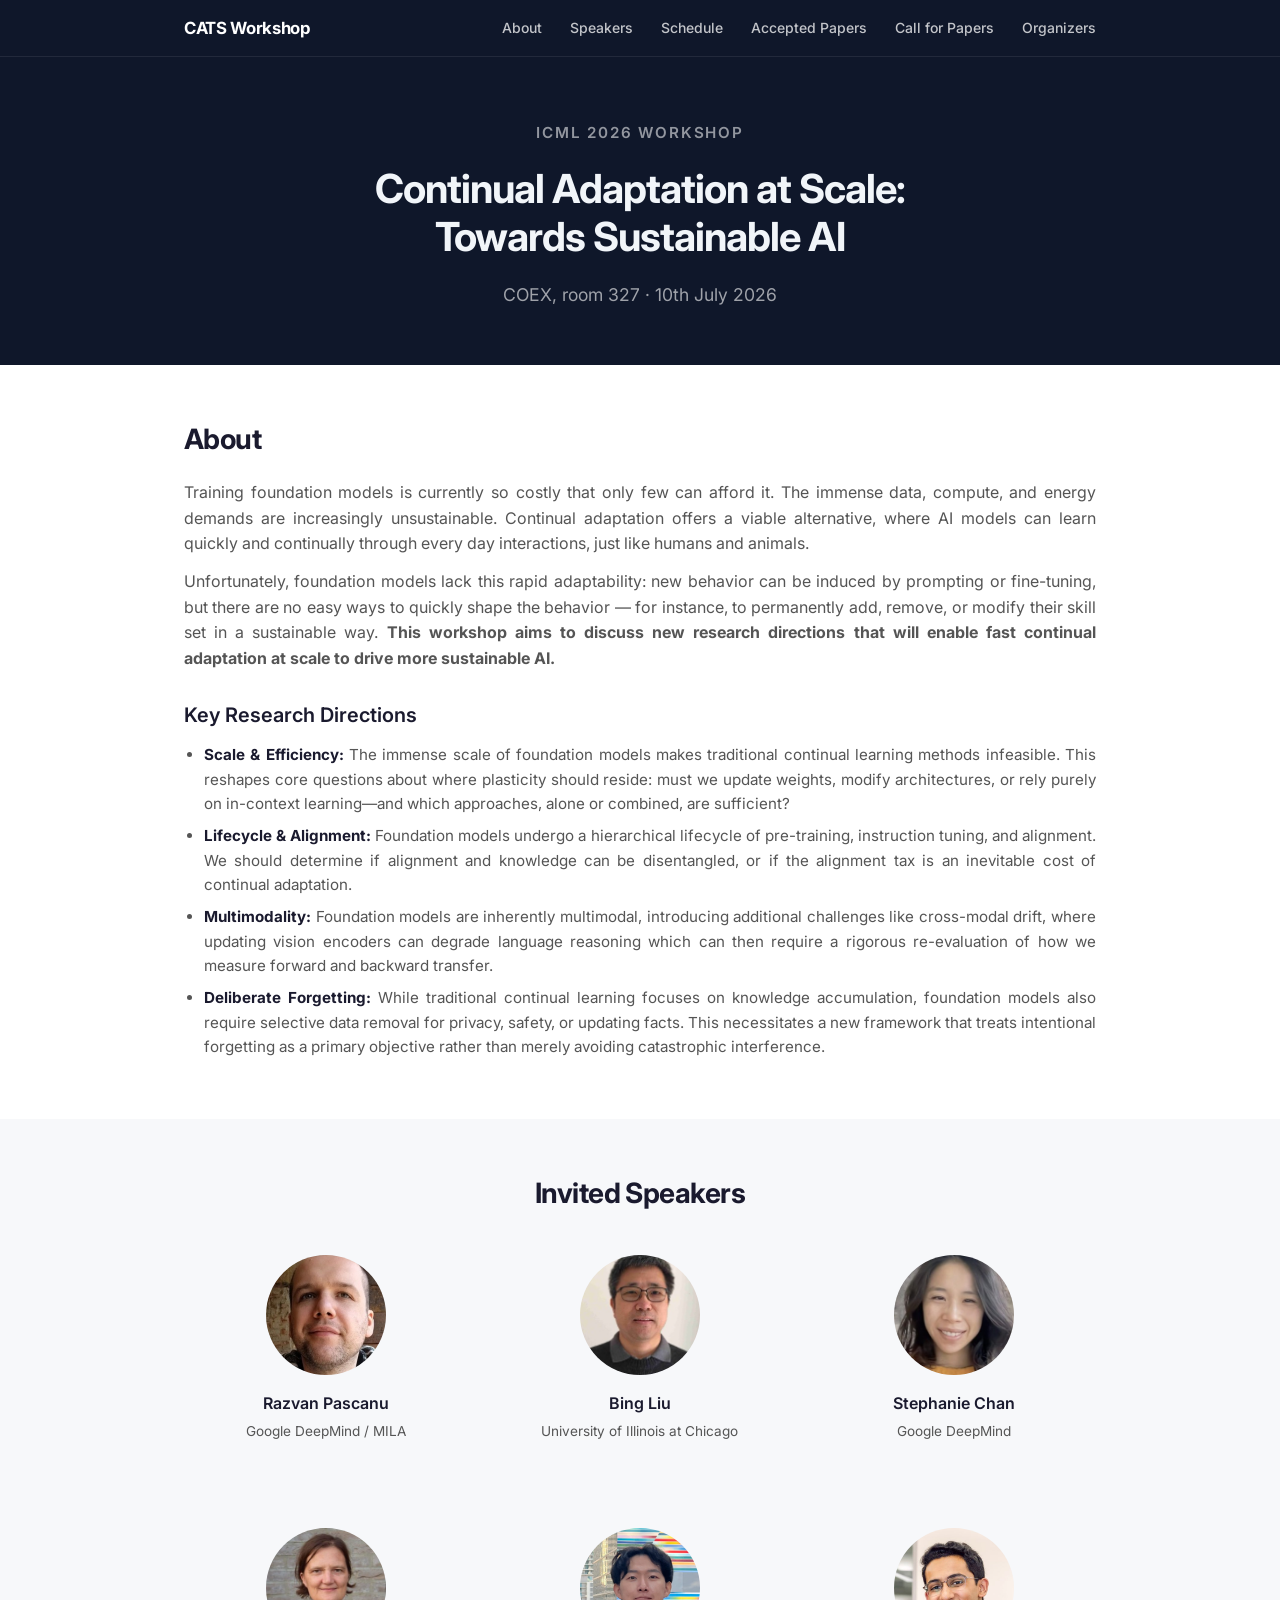
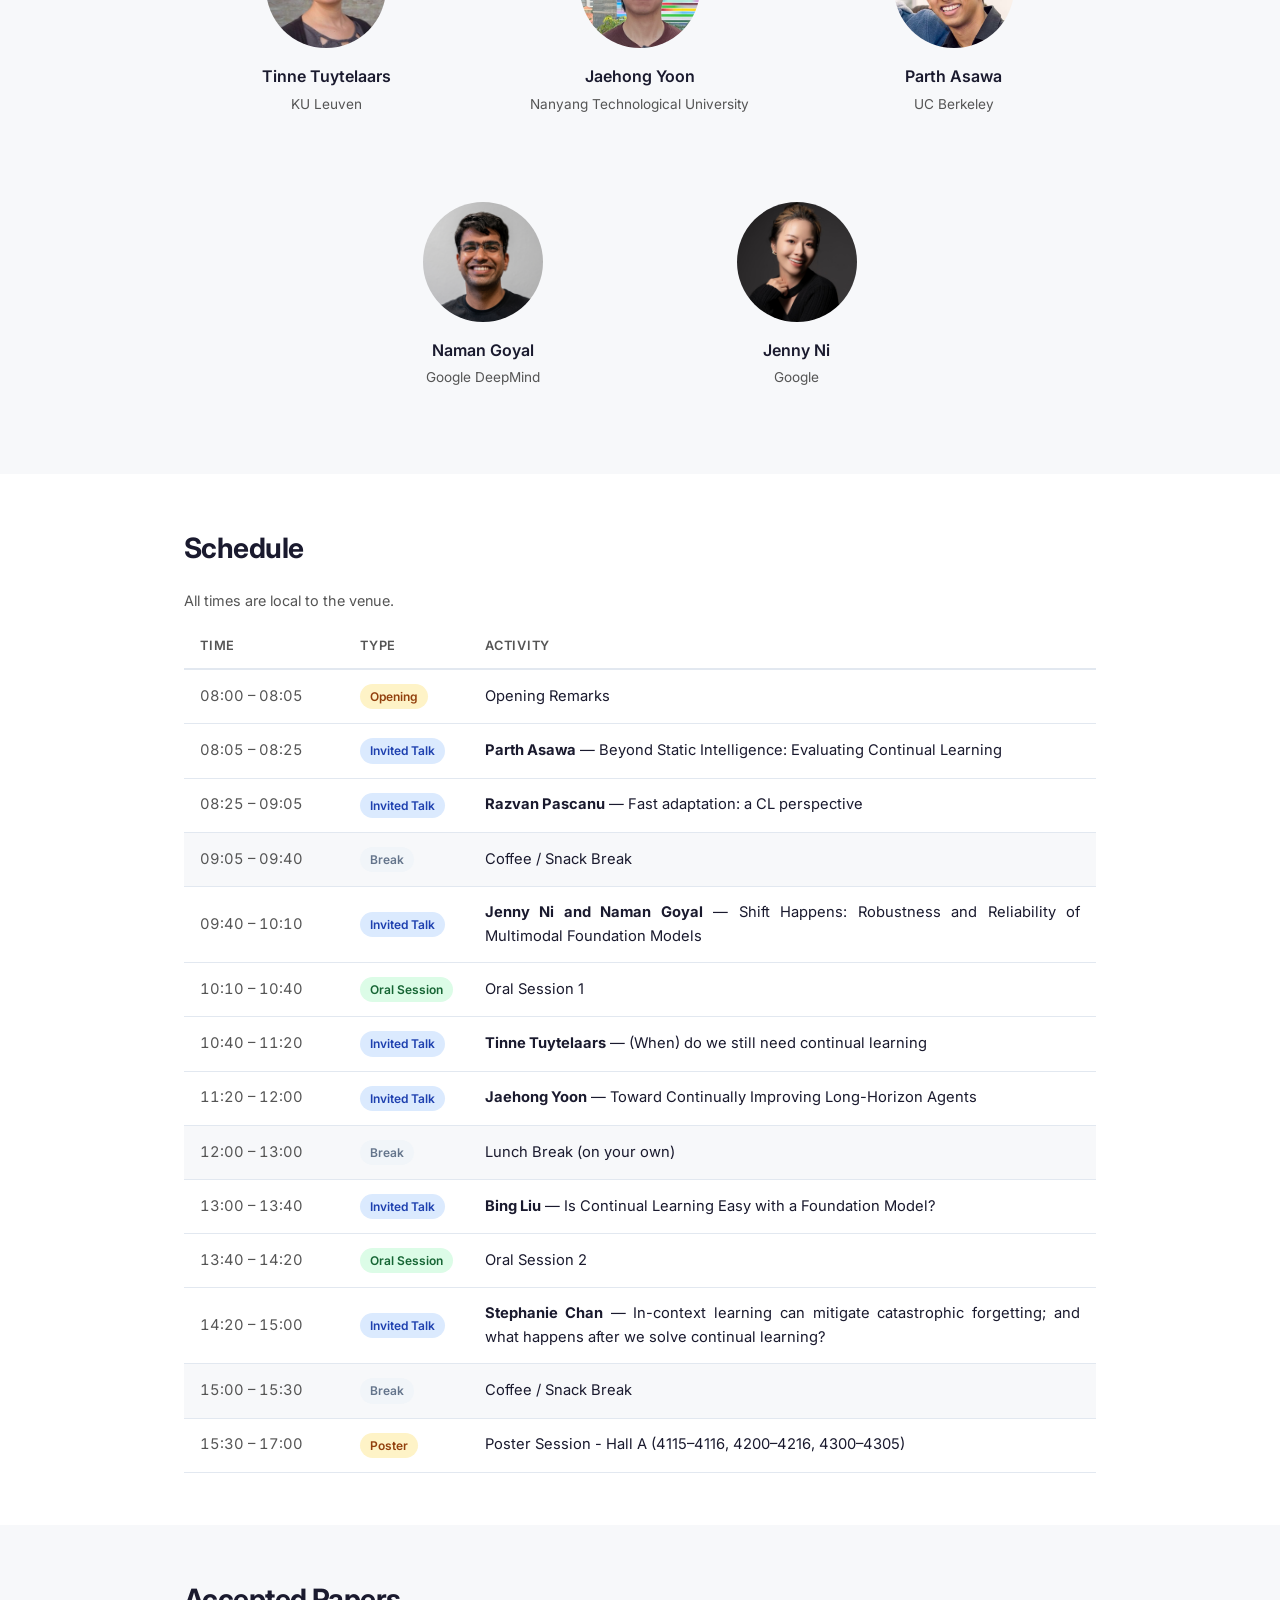
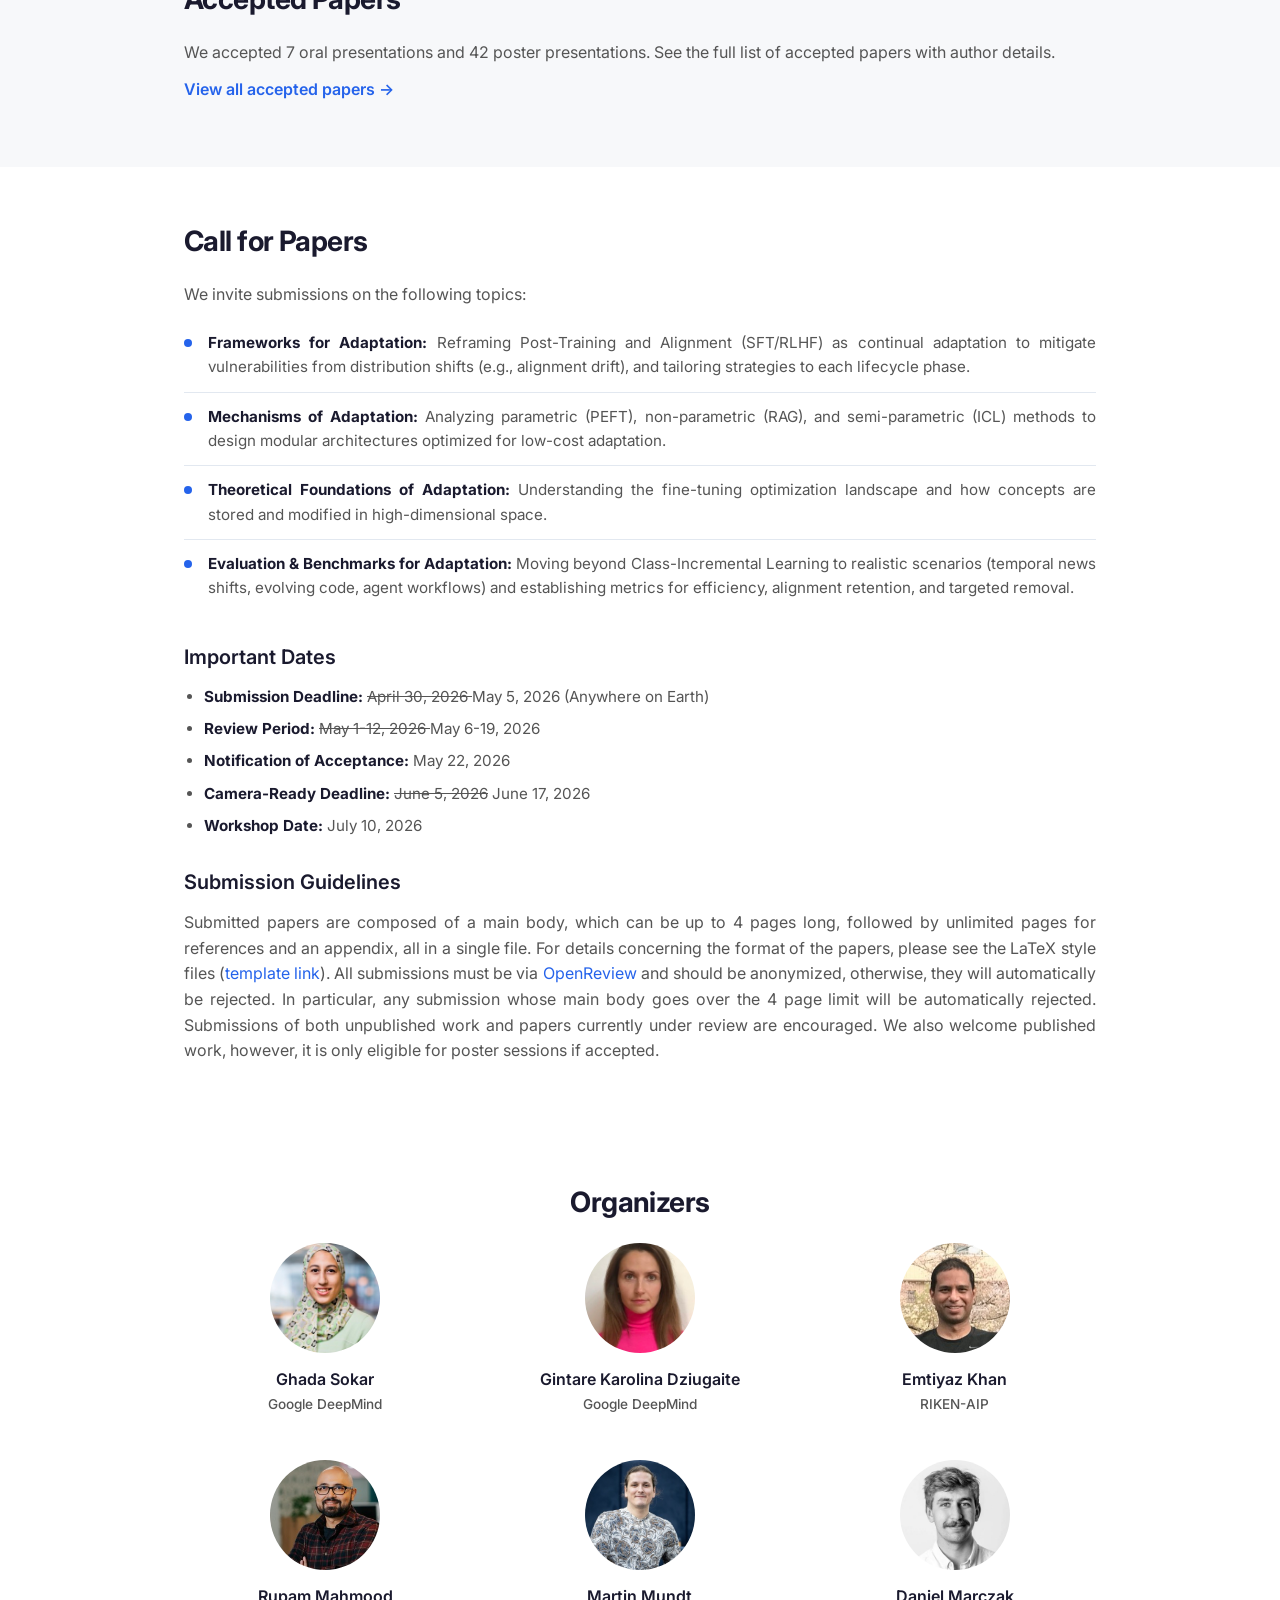
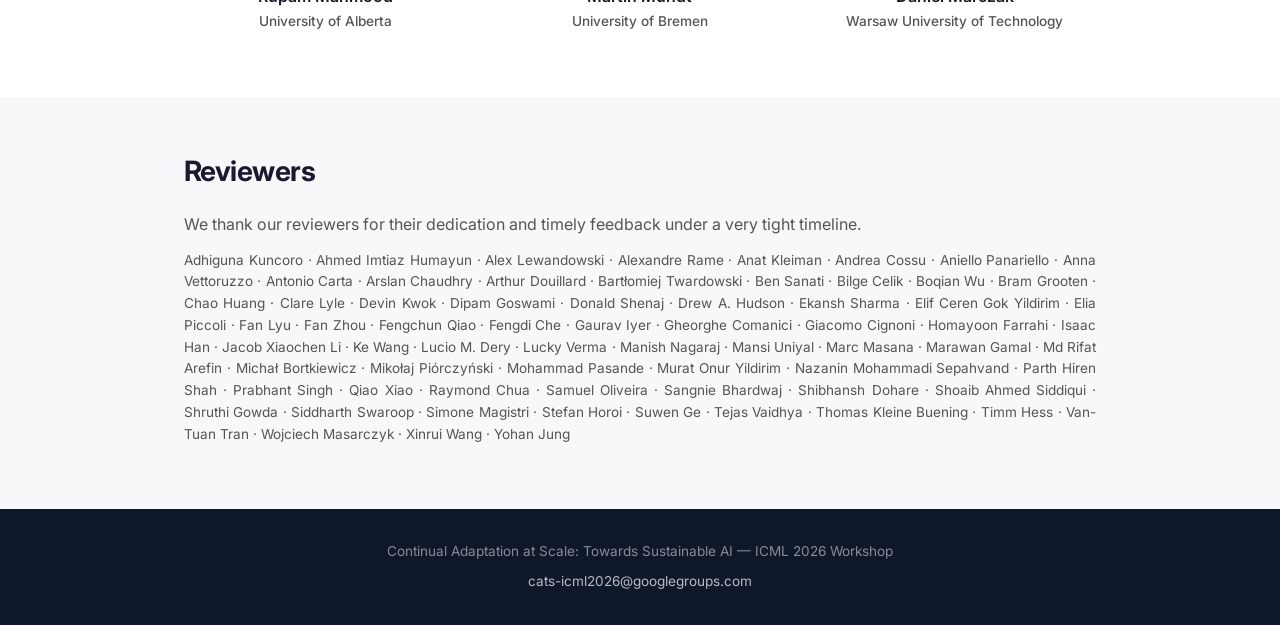
<file: index.html>
<!DOCTYPE html>
<html lang="en">
<head>
    <meta charset="UTF-8">
    <meta name="viewport" content="width=device-width, initial-scale=1.0">
    <title>Continual Adaptation at Scale — ICML 2026 Workshop</title>
    <link rel="preconnect" href="https://fonts.googleapis.com">
    <link rel="preconnect" href="https://fonts.gstatic.com" crossorigin>
    <link href="https://fonts.googleapis.com/css2?family=Inter:wght@400;500;600;700&display=swap" rel="stylesheet">
    <link rel="stylesheet" href="style.css">
</head>
<body>

<!-- Navigation -->
<nav id="navbar">
    <div class="nav-container">
        <a href="#" class="nav-logo">CATS Workshop</a>
        <button class="nav-toggle" aria-label="Toggle navigation" onclick="document.querySelector('.nav-links').classList.toggle('open')">&#9776;</button>
        <ul class="nav-links">
            <li><a href="#about">About</a></li>
            <li><a href="#speakers">Speakers</a></li>
            <li><a href="#schedule">Schedule</a></li>
            <li><a href="#accepted-papers">Accepted Papers</a></li>
            <li><a href="#call-for-papers">Call for Papers</a></li>
            <li><a href="#organizers">Organizers</a></li>
        </ul>
    </div>
</nav>

<!-- Hero -->
<header class="hero">
    <div class="container">
        <p class="hero-venue">ICML 2026 Workshop</p>
        <h1>Continual Adaptation at Scale:<br>Towards Sustainable AI</h1>
        <p class="hero-details">COEX, room 327 &middot; 10th July 2026 </p>
    </div>
</header>

<!-- About -->
<section id="about" class="section">
    <div class="container">
        <h2>About</h2>
        <p>
            Training foundation models is currently so costly that only few can afford it.
            The immense data, compute, and energy demands are increasingly unsustainable.
            Continual adaptation offers a viable alternative, where AI models can learn quickly
            and continually through every day interactions, just like humans and animals.
        </p>
        <p>
            Unfortunately, foundation models lack this rapid adaptability: new behavior can be induced by
            prompting or fine-tuning, but there are no easy ways to quickly shape the behavior
            &mdash; for instance, to permanently add, remove, or modify their skill set in a
            sustainable way. <strong>This workshop aims to discuss new research directions that
            will enable fast continual adaptation at scale to drive more sustainable AI.</strong>
        </p>

        <h3>Key Research Directions</h3>
        <ul class="simple-list">
            <li><strong>Scale &amp; Efficiency:</strong> The immense scale of foundation models makes traditional continual learning methods infeasible. This reshapes core questions about where plasticity should reside: must we update weights, modify architectures, or rely purely on in-context learning&mdash;and which approaches, alone or combined, are sufficient?</li>
            <li><strong>Lifecycle &amp; Alignment:</strong> Foundation models undergo a hierarchical lifecycle of pre-training, instruction tuning, and alignment. We should determine if alignment and knowledge can be disentangled, or if the alignment tax is an inevitable cost of continual adaptation.</li>
            <li><strong>Multimodality:</strong> Foundation models are inherently multimodal, introducing additional challenges like cross-modal drift, where updating vision encoders can degrade language reasoning which can then require a rigorous re-evaluation of how we measure forward and backward transfer.</li>
            <li><strong>Deliberate Forgetting:</strong> While traditional continual learning focuses on knowledge accumulation, foundation models also require selective data removal for privacy, safety, or updating facts. This necessitates a new framework that treats intentional forgetting as a primary objective rather than merely avoiding catastrophic interference.</li>
        </ul>
    </div>
</section>

<!-- Speakers -->
<section id="speakers" class="section section-alt">
    <div class="container">
        <h2 class="section-title-center">Invited Speakers</h2>
        <div class="speakers-grid">
            <div class="speaker-card" onclick="toggleSpeakerDetails(this)">
                <img class="speaker-photo" src="images/razvan_pascanu.jpg" alt="Razvan Pascanu">
                <h4>Razvan Pascanu</h4>
                <p class="speaker-affiliation">Google DeepMind / MILA</p>

                <div class="speaker-details">
                    <p class="speaker-bio">Razvan Pascanu has been a research scientist at Google DeepMind since 2014. Before this, he completed his PhD at Universite de Montr&eacute;al with prof. Yoshua Bengio, where he worked on understanding deep networks, specifically recurrent neural architectures. During his career he has made significant contributions to theory of deep networks, optimization, recurrent architectures as well as deep reinforcement learning, continual learning, meta-learning and graph neural networks. He has been Program Chair for the Neural Information Processing Systems (NeurIPS) conference and currently acts as General Chair, as well as a Program Chair for the Conference on Life-long Learning Agents (CoLLAs) and the Learning on Graphs Conference (LoG). He has organized various workshops on topics such as continual learning at top-tier conferences. He is also one of the main organizers of the Eastern European Machine Learning Summer School (EEML) and EEML workshop series, as well as an organizer of the Romanian AI Days.</p>
                </div>
            </div>
            <div class="speaker-card" onclick="toggleSpeakerDetails(this)">
                <img class="speaker-photo" src="images/bing_liu.jpg" alt="Bing Liu">
                <h4>Bing Liu</h4>
                <p class="speaker-affiliation">University of Illinois at Chicago</p>

                <div class="speaker-details">
                    <p class="speaker-bio">Bing Liu is a Distinguished Professor and Peter L. and Deborah K. Wexler Professor of Computing at the University of Illinois Chicago (UIC). He earned his Ph.D. in Artificial Intelligence from the University of Edinburgh. His current research interests include continual or lifelong learning, autonomous learning from experience, learning to reason, machine learning, and natural language processing. He is the author of several books on these topics and has also received multiple Test-of-Time awards for his papers. Liu is the 2018 recipient of the ACM SIGKDD Innovation Award and a Fellow of AAAI, ACM, and IEEE.</p>
                </div>
            </div>
            <div class="speaker-card" onclick="toggleSpeakerDetails(this)">
                <img class="speaker-photo" src="images/stephanie_chan.jpg" alt="Stephanie Chan">
                <h4>Stephanie Chan</h4>
                <p class="speaker-affiliation">Google DeepMind</p>

                <div class="speaker-details">
                    <p class="speaker-bio">Stephanie Chan is a Staff Research Scientist at Google Deepmind. She received her PhD in computational neuroscience from Princeton University, and an SB in physics and an SB in brain &amp; cognitive sciences, both from MIT. Her research covers a few broad areas. One set of work aims for a scientific understanding of modern AI models, especially in-context learning. She also works on developing AI systems for human enrichment and human empowerment. This has included work in AI for education, and AI to improve the information ecosystem. Now, her primary work revolves around understanding AI's future impacts on society.</p>
                </div>
            </div>
            <div class="speaker-card" onclick="toggleSpeakerDetails(this)">
                <img class="speaker-photo" src="images/tinne_tuytelaars.jpg" alt="Tinne Tuytelaars" style="object-position: center 15%;">
                <h4>Tinne Tuytelaars</h4>
                <p class="speaker-affiliation">KU Leuven</p>

                <div class="speaker-details">
                    <p class="speaker-bio">Tinne Tuytelaars is a full professor at KU Leuven and a leading researcher in computer vision and artificial intelligence. Her research focuses on image and video understanding, multimodal AI, and continual learning. She is passionate about building AI systems that can learn continuously and adapt to new situations, as well as moving towards genuine image and video understanding. Alongside her research, she enjoys sharing her knowledge and plays an active international leadership role in the AI community through major computer vision conferences and organizations. She received two ERC grants, the Koenderink test of time award, and various other prizes.</p>
                </div>
            </div>
            <div class="speaker-card" onclick="toggleSpeakerDetails(this)">
                <img class="speaker-photo" src="images/jaehong_yoon.png" alt="Jaehong Yoon">
                <h4>Jaehong Yoon</h4>
                <p class="speaker-affiliation">Nanyang Technological University</p>

                <div class="speaker-details">
                    <p class="speaker-bio">Dr. Jaehong Yoon is an Assistant Professor at Nanyang Technological University (NTU), Singapore. Prior to joining NTU, he was a postdoctoral research associate at UNC-Chapel Hill, working with Prof. Mohit Bansal. He received his Ph.D. at KAIST, advised by Prof. Sung Ju Hwang. His research focuses on building AI systems that reliably operate and continuously learn in complex real-world environments. Dr. Yoon has received several honors, including the AAAI New Faculty Highlights (2026), the NSCC Young Investigator Seed Project Award (2026), the CoLLAs Early-Career Spotlight (2025), and the Google PaliGemma Academic Program Award (2024). He will serve as the DEI Chair for CoLLAs 2026 and has served as an Area Chair for multiple venues, including NeurIPS 2025;2026, ACL 2026, NAACL 2025, and EMNLP 2024; 2025.</p>
                </div>
            </div>
            <div class="speaker-card" onclick="toggleSpeakerDetails(this)">
                <img class="speaker-photo" src="images/parth_asawa.jpg" alt="Parth Asawa">
                <h4>Parth Asawa</h4>
                <p class="speaker-affiliation">UC Berkeley</p>

                <div class="speaker-details">
                    <p class="speaker-bio">Parth Asawa is a PhD student at UC Berkeley advised by Professor Matei Zaharia and Professor Joey Gonzalez. Parth's research is on continual learning, studying how to enable models to stably learn from streams of experiences over time. His work focuses on sample-efficient learning and spans the stack of data, learning algorithms, and evaluation. He is grateful to be supported by the Laude Institute via their Open Research Residency.</p>
                </div>
            </div>
            <div class="speaker-card" onclick="toggleSpeakerDetails(this)">
                <img class="speaker-photo" src="images/naman_goyal.jpeg" alt="Naman Goyal">
                <h4>Naman Goyal</h4>
                <p class="speaker-affiliation">Google DeepMind</p>

                <div class="speaker-details">
                    <p class="speaker-bio">Naman is a machine learning researcher and engineer at Google DeepMind, where he focuses on pushing the frontiers of large language model alignment and autonomous agent capabilities. Naman served as a Founding Engineer for Gemini Deep Research pioneering the long-horizon planning and context management systems that power complex, multi-step AI reasoning. He is also a co-author of the foundational Gemini 2.5 technical report. Previously he worked on multimodal foundation models at NVIDIA and vision-language systems at Apple. He holds a Masters in Computer Science from Columbia University and a Bachelors in Computer Science from IIT Ropar.</p>
                </div>
            </div>
            <div class="speaker-card" onclick="toggleSpeakerDetails(this)">
                <img class="speaker-photo" src="images/jenny_ni.jpg" alt="Jenny Ni" style="object-position: center 15%;">
                <h4>Jenny Ni</h4>
                <p class="speaker-affiliation">Google</p>

                <div class="speaker-details">
                    <p class="speaker-bio">Jenny is a Senior AI Security and Trust &amp; Safety Professional at Google, specializing in the development and deployment of secure, large-scale machine learning systems. With a deep expertise in multimodal AI safety, Jenny focuses on mitigating risks and building robust safeguards for complex AI models. Prior to her current role at Google, she drove key Trust &amp; Safety initiatives at Apple. She brings a wealth of industry experience in scaling responsible AI systems from research into global consumer products.</p>
                </div>
            </div>
        </div>
    </div>
</section>

<!-- Schedule -->
<section id="schedule" class="section">
    <div class="container">
        <h2>Schedule</h2>
        <p class="section-note">All times are local to the venue.</p>
        <div class="schedule-table-wrapper">
            <table class="schedule-table">
                <thead>
                    <tr>
                        <th>Time</th>
                        <th>Type</th>
                        <th>Activity</th>
                    </tr>
                </thead>
                <tbody>
                    <tr>
                        <td>08:00 &ndash; 08:05</td>
                        <td><span class="badge badge-misc">Opening</span></td>
                        <td>Opening Remarks</td>
                    </tr>
                    <tr class="schedule-talk" onclick="toggleAbstract(this)">
                        <td>08:05 &ndash; 08:25</td>
                        <td><span class="badge badge-invited">Invited Talk</span></td>
                        <td>
                            <strong>Parth Asawa</strong> &mdash; Beyond Static Intelligence: Evaluating Continual Learning
                            <div class="schedule-abstract">Continual learning, the ability of AI systems to improve through sequential experience, has attracted substantial interest, but no high-quality benchmark exists to evaluate it. We introduce Continual Learning Bench (CL-Bench), the first difficult, expert-validated benchmark designed to measure whether LLM-based systems genuinely improve with experience. CL-Bench spans six diverse domains (software engineering, signal processing, disease outbreak forecasting, database querying, strategic game-playing, and demand forecasting), each validated by domain experts and designed so that tasks share a learnable latent structure (codebase layout, disease outbreak dynamics, opponent strategies) that a stateful system can discover online but a stateless one cannot. We evaluate frontier models across several agent architectures, from naive in-context learning (ICL) to dedicated memory systems, introducing a gain metric to isolate learning from prior capabilities. We find that these systems leave headroom for improved continual learning: agents frequently overfit to immediate observations or fail to reuse knowledge across instances, and dedicated memory systems do not fix this---in fact, naive ICL outperforms systems dedicated to memory management. CL-Bench is the first benchmark to evaluate continual learning across diverse real-world domains with expert-validated tasks and isolate online learning from underlying model capability, showing a need for better continual learning systems.</div>
                        </td>
                    </tr>
                    <tr class="schedule-talk" onclick="toggleAbstract(this)">
                        <td>08:25 &ndash; 09:05</td>
                        <td><span class="badge badge-invited">Invited Talk</span></td>
                        <td>
                            <strong>Razvan Pascanu</strong> &mdash; Fast adaptation: a CL perspective
                            <div class="schedule-abstract">In this talk I will focus on the theme of the workshop &ndash; fast adaptation &ndash; and discuss a few challenges and perspectives, looking at the problem from a Continual Learning (CL) and Learning Dynamics point of view. I will start by framing the concept of fast adaptation in the context of CL and specifically talk about the role of catastrophic forgetting (CF). While catastrophic forgetting seems to be at odds with adaptation, I will argue that there is a sense in which solving catastrophic forgetting should be necessary to improve learning efficiency. Specifically I will focus on interference as a mechanism that slows down learning for modern deep learning. In the last part of my talk I will discuss compositionality as an alternative way of thinking of adaptation, arguing that modern models struggle with compositional learning and how compositionality could go beyond solving interference.</div>
                        </td>
                    </tr>
                    <tr class="schedule-break">
                        <td>09:05 &ndash; 09:40</td>
                        <td><span class="badge badge-break">Break</span></td>
                        <td>Coffee / Snack Break</td>
                    </tr>
                    <tr class="schedule-talk" onclick="toggleAbstract(this)">
                        <td>09:40 &ndash; 10:10</td>
                        <td><span class="badge badge-invited">Invited Talk</span></td>
                        <td>
                            <strong>Jenny Ni and Naman Goyal</strong> &mdash; Shift Happens: Robustness and Reliability of Multimodal Foundation Models
                            <div class="schedule-abstract">Multimodal models perform well on curated benchmarks but often fail unpredictably when deployed in the real world, where input distributions shift, modalities may be missing, and data quality varies. This workshop focuses on the fundamental ML challenge of robustness under distribution shift in multimodal settings: how do models degrade when visual or textual inputs shift? Can we predict and mitigate failures before deployment? What theoretical frameworks govern cross-modal robustness?</div>
                        </td>
                    </tr>
                    <tr class="schedule-talk" onclick="toggleAbstract(this)">
                        <td>10:10 &ndash; 10:40</td>
                        <td><span class="badge badge-contributed">Oral Session</span></td>
                        <td>
                            Oral Session 1
                            <div class="schedule-abstract">
                                <div class="oral-paper">
                                    <span class="oral-time">10:10</span>
                                    <div>
                                        <strong>The Geometry of Forgetting: A Fisher-Information Framework for Alignment-Preserving Continual Adaptation</strong><br>
                                        <span class="oral-authors">Soham Batra &middot; Siddharth Karuturi &middot; Kaustubh Bukkapatnam &middot; Laksh Patel</span>
                                    </div>
                                </div>
                                <div class="oral-paper">
                                    <span class="oral-time">10:20</span>
                                    <div>
                                        <strong>Aligning Language Models from User Interactions</strong><br>
                                        <span class="oral-authors">Thomas Kleine Buening &middot; Jonas H&uuml;b&ouml;tter &middot; Barna Pasztor &middot; Idan Shenfeld &middot; Giorgia Ramponi &middot; Andreas Krause</span>
                                    </div>
                                </div>
                                <div class="oral-paper">
                                    <span class="oral-time">10:30</span>
                                    <div>
                                        <strong>Fast-weight Product Key Memory</strong><br>
                                        <span class="oral-authors">Tianyu Zhao &middot; Llion Jones</span>
                                    </div>
                                </div>
                            </div>
                        </td>
                    </tr>
                    <tr class="schedule-talk" onclick="toggleAbstract(this)">
                        <td>10:40 &ndash; 11:20</td>
                        <td><span class="badge badge-invited">Invited Talk</span></td>
                        <td>
                            <strong>Tinne Tuytelaars</strong> &mdash; (When) do we still need continual learning
                            <div class="schedule-abstract">Continual learning research has traditionally been evaluated on simplified datasets and highly controlled benchmarks, raising questions about its relevance in an era where powerful foundation models exhibit impressive zero-shot capabilities. In this talk, I argue for a shift toward more realistic and impactful scenarios, such as personalization, video understanding, and robotics, where the ability to learn continuously from new experiences is essential. These settings highlight the unique strengths of continual learning and demonstrate its potential to complement, rather than compete with, foundation models.</div>
                        </td>
                    </tr>
                    <tr class="schedule-talk" onclick="toggleAbstract(this)">
                        <td>11:20 &ndash; 12:00</td>
                        <td><span class="badge badge-invited">Invited Talk</span></td>
                        <td>
                            <strong>Jaehong Yoon</strong> &mdash; Toward Continually Improving Long-Horizon Agents
                            <div class="schedule-abstract">Long-horizon agents need to learn from evolving data, remember useful experience, and use that experience to improve future behavior. This talk presents a research trajectory toward such continually improving agents through three connected stages. I will first discuss how agents can selectively expand their capabilities as new multimodal instruction data becomes available, avoiding redundant learning while acquiring a broader range of skills. I will then move to the problem of memory, where long-form visual experiences require agents to preserve both abstract knowledge and fine-grained evidence across extended temporal contexts. Finally, I will discuss how agents can go beyond passive understanding by using their own failures to generate targeted environments for embodied skill acquisition. These directions outline a path toward agents that can select what to learn, organize what they remember, and improve their behavior over time.</div>
                        </td>
                    </tr>
                    <tr class="schedule-break">
                        <td>12:00 &ndash; 13:00</td>
                        <td><span class="badge badge-break">Break</span></td>
                        <td>Lunch Break (on your own)</td>
                    </tr>
                    <tr class="schedule-talk" onclick="toggleAbstract(this)">
                        <td>13:00 &ndash; 13:40</td>
                        <td><span class="badge badge-invited">Invited Talk</span></td>
                        <td>
                            <strong>Bing Liu</strong> &mdash; Is Continual Learning Easy with a Foundation Model?
                            <div class="schedule-abstract">Continual learning&mdash;the ability to accumulate knowledge over a lifetime&mdash;is a hallmark of human intelligence yet remains largely missing in AI systems. While challenges like catastrophic forgetting have limited prior methods, recent results show that strong foundation models can achieve theoretical upper bounds. This raises a provocative question: Is continual learning easy with a strong foundation model? In this talk, I will present these findings and discuss their potentially controversial implications.</div>
                        </td>
                    </tr>
                    <tr class="schedule-talk" onclick="toggleAbstract(this)">
                        <td>13:40 &ndash; 14:20</td>
                        <td><span class="badge badge-contributed">Oral Session</span></td>
                        <td>
                            Oral Session 2
                            <div class="schedule-abstract">
                                <div class="oral-paper">
                                    <span class="oral-time">13:40</span>
                                    <div>
                                        <strong>Is Our Benchmark Enough? An Analysis of Continual Learning for MLLMs</strong><br>
                                        <span class="oral-authors">Van-Tuan Tran &middot; Shruthi Gowda &middot; Merim Dzaferagic &middot; Marco Ruffini</span>
                                    </div>
                                </div>
                                <div class="oral-paper">
                                    <span class="oral-time">13:50</span>
                                    <div>
                                        <strong>Merging Adapted Models via Data-Free Covariance Estimation</strong><br>
                                        <span class="oral-authors">Marawan Gamal &middot; Derek Tam &middot; Pascal Jr Tikeng Notsawo &middot; Colin Raffel &middot; Guillaume Rabusseau</span>
                                    </div>
                                </div>
                                <div class="oral-paper">
                                    <span class="oral-time">14:00</span>
                                    <div>
                                        <strong>On the Importance of Trivial Baselines: Re-evaluating LoRA Adapter Transfer for Generative Tasks</strong><br>
                                        <span class="oral-authors">Andreas Hochlehnert &middot; Danni Liu &middot; Jan Niehues &middot; Shankar Kumar &middot; Felix Stahlberg</span>
                                    </div>
                                </div>
                                <div class="oral-paper">
                                    <span class="oral-time">14:10</span>
                                    <div>
                                        <strong>Sparse structured matrices: Efficient adapter rank in fine-tuning Foundation models</strong><br>
                                        <span class="oral-authors">An Nguyen &middot; Anh Tong</span>
                                    </div>
                                </div>
                            </div>
                        </td>
                    </tr>
                    <tr class="schedule-talk" onclick="toggleAbstract(this)">
                        <td>14:20 &ndash; 15:00</td>
                        <td><span class="badge badge-invited">Invited Talk</span></td>
                        <td>
                            <strong>Stephanie Chan</strong> &mdash; In-context learning can mitigate catastrophic forgetting; and what happens after we solve continual learning?
                            <div class="schedule-abstract">This talk will have two parts. In the first part, I will discuss our new results testing the hypothesis that in-context learning (ICL) can mitigate catastrophic forgetting -- because ICL enables more accurate posterior inference about the current "task" or "context", which can in turn enable more targeting weight updating. In the second part, I will discuss the implications of a world with widely deployed continual learning agents, and how it poses major challenges for AI evaluation and alignment -- many techniques assume a single static base model, and are not suited for dynamically changing models.</div>
                        </td>
                    </tr>
                    <tr class="schedule-break">
                        <td>15:00 &ndash; 15:30</td>
                        <td><span class="badge badge-break">Break</span></td>
                        <td>Coffee / Snack Break</td>
                    </tr>
                    <tr class="schedule-talk" onclick="toggleAbstract(this)">
                        <td>15:30 &ndash; 17:00</td>
                        <td><span class="badge badge-misc">Poster</span></td>
                        <td>
                            Poster Session - Hall A (4115–4116, 4200–4216, 4300–4305)
                            <div class="schedule-abstract">
                                <div class="oral-paper">
                                    <div><strong>Listen, Look, and Learn: Learning Without Forgetting through SAM-Audio</strong><br><span class="oral-authors">AVI GUPTA &middot; Nilotpal Sinha &middot; Vishnu Raj &middot; Sambuddha Saha &middot; Pratik Joshi &middot; Koteswar Rao Jerripothula &middot; Tammam Tillo</span></div>
                                </div>
                                <div class="oral-paper">
                                    <div><strong>Externalizing Plasticity: Zero-Update Continual Learning via Symbolic Memories</strong><br><span class="oral-authors">Manojshyaam C J</span></div>
                                </div>
                                <div class="oral-paper">
                                    <div><strong>Semantic Grouping with Dual-Strategy Distributional Rehearsal for Continual Learning</strong><br><span class="oral-authors">Khoa Le Nho &middot; H&#7891; X H&ugrave;ng &middot; Thanh Hai Dang &middot; Duc-Trong Le &middot; Quynh-Trang Pham Thi</span></div>
                                </div>
                                <div class="oral-paper">
                                    <div><strong>SPA: A Simple but Tough-to-Beat Baseline for Knowledge Injection</strong><br><span class="oral-authors">Kexian Tang &middot; Jiani Wang &middot; Shaowen Wang &middot; Kaifeng Lyu</span></div>
                                </div>
                                <div class="oral-paper">
                                    <div><strong>Audit Before You Merge: Provenance, Probing, and Continual LoRA Composition</strong><br><span class="oral-authors">Lenny Aharon &middot; Neta Glazer &middot; Lior Aharon</span></div>
                                </div>
                                <div class="oral-paper">
                                    <div><strong>Staged Continual Adaptation of Multimodal Foundation Models for Japanese Financial Documents</strong><br><span class="oral-authors">Genshin Kakimoto &middot; Atsushi Yanagisawa</span></div>
                                </div>
                                <div class="oral-paper">
                                    <div><strong>REPO: Detoxifying LLMs via Representation Erasure-based Preference Optimization</strong><br><span class="oral-authors">Naz Sepahvand &middot; Eleni Triantafillou &middot; Hugo Larochelle &middot; Doina Precup &middot; Daniel Roy &middot; Gintare Karolina Dziugaite</span></div>
                                </div>
                                <div class="oral-paper">
                                    <div><strong>Subspace Optimization for Backpropagation-Free Continual Test-Time Adaptation</strong><br><span class="oral-authors">Damian S&oacute;jka &middot; Sebastian Cygert &middot; Marc Masana</span></div>
                                </div>
                                <div class="oral-paper">
                                    <div><strong>Hard-First: Entropy-Guided Curriculum Distillation Balances Transfer and Preservation in Biomedical Vision-Language Models</strong><br><span class="oral-authors">Junseob Kim &middot; Sunil Hwang &middot; Mehak Arora &middot; Rishikesan Kamaleswaran</span></div>
                                </div>
                                <div class="oral-paper">
                                    <div><strong>Functional Task Networks: Cortex-Inspired Spatial Parameter Isolation for Continual Learning</strong><br><span class="oral-authors">Kevin L McKee &middot; Yicong Zheng &middot; Zacharie Bugaud &middot; Thomas Miconi</span></div>
                                </div>
                                <div class="oral-paper">
                                    <div><strong>Can Large Language Models Keep Up? Benchmarking Online Adaptation to Continual Knowledge Streams</strong><br><span class="oral-authors">Jiyeon Kim &middot; Hyunji Lee &middot; Dylan Zhou &middot; Sue H Park &middot; Seunghyun Yoon &middot; Trung Bui &middot; Franck Dernoncourt &middot; Sungmin Cha &middot; Minjoon Seo</span></div>
                                </div>
                                <div class="oral-paper">
                                    <div><strong>Mitigating Catastrophic Forgetting in Continual RL via Certified Alignment</strong><br><span class="oral-authors">Maksim Anisimov &middot; Matthew Wicker &middot; Francesco Belardinelli</span></div>
                                </div>
                                <div class="oral-paper">
                                    <div><strong>DECAF: De-Clustering for Adaptive Representational Unlearning</strong><br><span class="oral-authors">Anjie Le &middot; Can Peng &middot; Hongcheng Guo &middot; J. A Noble</span></div>
                                </div>
                                <div class="oral-paper">
                                    <div><strong>On-Policy Adaptation Mitigates Hyperparameter-Sensitive Forgetting in Vision-Language Models</strong><br><span class="oral-authors">Doyoon Kim &middot; Ziyang Wu &middot; Jingfeng Yang &middot; Yi Ma</span></div>
                                </div>
                                <div class="oral-paper">
                                    <div><strong>Test-Time Training for Visual Foresight Vision-Language-Action Models</strong><br><span class="oral-authors">Sangwu Park &middot; Wonjoong Kim &middot; Yeonjun In &middot; Sein Kim &middot; HongSeok Kang &middot; Chanyoung Park</span></div>
                                </div>
                                <div class="oral-paper">
                                    <div><strong>Machine Studying: A System-Level Reframing of Continual Adaptation from Declarative Corpora</strong><br><span class="oral-authors">Jacob Xiaochen Li &middot; Rick Battle &middot; Omar Khattab</span></div>
                                </div>
                                <div class="oral-paper">
                                    <div><strong>Mechanistic origins of catastrophic forgetting: why RL preserves circuits better than SFT?</strong><br><span class="oral-authors">Jeanmely R Nunez &middot; Viraj V Sawant &middot; Nathan Allen &middot; Nomgondalai Amgalanbaatar &middot; Yannis Zongo &middot; Kevin Zhu &middot; Maheep Chaudhary</span></div>
                                </div>
                                <div class="oral-paper">
                                    <div><strong>Early Data Exposure Improves Robustness to Subsequent Fine-Tuning</strong><br><span class="oral-authors">Lawrence Feng &middot; Gaurav Ghosal &middot; Jacob Mitchell Springer &middot; Ziqian Zhong &middot; Aditi Raghunathan</span></div>
                                </div>
                                <div class="oral-paper">
                                    <div><strong>Rotation-Preserving Supervised Fine-Tuning</strong><br><span class="oral-authors">Hangzhan Jin &middot; Tianwei Ni &middot; Lu Li &middot; Pierre-Luc Bacon &middot; Mohammad Hamdaqa &middot; Doina Precup</span></div>
                                </div>
                                <div class="oral-paper">
                                    <div><strong>Characterizing Plastic Regions in Neural Networks</strong><br><span class="oral-authors">Gwyneth Liu &middot; Nir Shavit &middot; Linghao Kong</span></div>
                                </div>
                                <div class="oral-paper">
                                    <div><strong>Continual Learning of Physical Systems via Derivative Distillation</strong><br><span class="oral-authors">Claudia Gentili &middot; Alessandro Trenta &middot; Andrea Cossu &middot; Davide Bacciu</span></div>
                                </div>
                                <div class="oral-paper">
                                    <div><strong>MeMo: Memory as a Model</strong><br><span class="oral-authors">Ryan Wei Heng Quek &middot; Sanghyuk Lee &middot; Alfred Leong &middot; Arun Verma &middot; Alok Prakash &middot; Nancy Chen &middot; Bryan Kian Hsiang Low &middot; Daniela Rus &middot; Armando Solar-Lezama</span></div>
                                </div>
                                <div class="oral-paper">
                                    <div><strong>Tell Me What To Learn: Generalizing Neural Memory to be Controllable in Natural Language</strong><br><span class="oral-authors">Max S Bennett &middot; Tom Zollo &middot; Richard Zemel</span></div>
                                </div>
                                <div class="oral-paper">
                                    <div><strong>Orthogonal Mixture-of-Expert Low-Rank Adapter for Continual Learning</strong><br><span class="oral-authors">Zhuoran Xie &middot; Shichun Yang &middot; Xu Mohan &middot; Qingyun Ye &middot; Jiong Ding &middot; Chen rui &middot; Fan Zhou</span></div>
                                </div>
                                <div class="oral-paper">
                                    <div><strong>AV-CTTA: Audio-Visual Continual Test-Time Adaptation without Forgetting</strong><br><span class="oral-authors">Sarthak Kumar Maharana &middot; Akshay Mehra &middot; Bhavya Ramakrishna &middot; Yunhui Guo &middot; Guan-Ming Su</span></div>
                                </div>
                                <div class="oral-paper">
                                    <div><strong>Route, Reuse, Repurpose: Continual Adaptation of LLMs with Bounded Adapter Pools</strong><br><span class="oral-authors">Bilge Celik &middot; Anna Vettoruzzo &middot; Joaquin Vanschoren</span></div>
                                </div>
                                <div class="oral-paper">
                                    <div><strong>A loss curvature account of fine-tuning fragility</strong><br><span class="oral-authors">Ivaylo Dimitrov &middot; Leo Karoubi &middot; Sunny Howard &middot; Dmitrii Krasheninnikov</span></div>
                                </div>
                                <div class="oral-paper">
                                    <div><strong>Continual Knowledge Updating in LLM Systems: Learning Through Multi-Timescale Memory Dynamics</strong><br><span class="oral-authors">Andreas Pattichis &middot; Constantine Dovrolis</span></div>
                                </div>
                                <div class="oral-paper">
                                    <div><strong>Organized Plasticity for Cost-Bounded Continual Adaptation</strong><br><span class="oral-authors">Yourim Choi &middot; Subeom Park &middot; Reeahn Kim &middot; Hyung-Sin Kim</span></div>
                                </div>
                                <div class="oral-paper">
                                    <div><strong>TIMEGATE: Sustainable Time-Boxed Promotion Gates for Continual ML Adaptation Under Resource Constraints</strong><br><span class="oral-authors">Abhijit Chakraborty &middot; Suddhasvatta Das &middot; Yash Shah &middot; Vivek Gupta &middot; Kevin A Gary</span></div>
                                </div>
                                <div class="oral-paper">
                                    <div><strong>Calibrated Target-Aware Data Selection for Continual Mid-Training in Streams</strong><br><span class="oral-authors">Ke Wan &middot; Tianyi Zhao &middot; Tianhao Huang &middot; Guanghui Min &middot; Chen Chen</span></div>
                                </div>
                                <div class="oral-paper">
                                    <div><strong>Factor Imbalance and Plasticity Loss in Low-Rank Factorized Networks</strong><br><span class="oral-authors">Seungwon Oh &middot; KyungJoong Kim</span></div>
                                </div>
                                <div class="oral-paper">
                                    <div><strong>Quantifying Subliminal Behavioral Transfer Ratios in Language Model Distillation</strong><br><span class="oral-authors">Uwe K&ouml;nig &middot; Hamza Kazmi &middot; Ruizhe Li &middot; Maheep Chaudhary</span></div>
                                </div>
                                <div class="oral-paper">
                                    <div><strong>RA-LoRA: Rank-Adaptive Low-Rank Adaptation via Subspace Interference Measurement for Continual Fine-Tuning of Foundation Models</strong><br><span class="oral-authors">Kaustubh Bukkapatnam &middot; Siddharth Karuturi</span></div>
                                </div>
                                <div class="oral-paper">
                                    <div><strong>Experience-Guided Behavior Adaptation for Large Language Models</strong><br><span class="oral-authors">Iknoor Singh &middot; Harjot Singh &middot; Abhishek Tripathi &middot; Niresh Agarwal &middot; Murat Sensoy</span></div>
                                </div>
                                <div class="oral-paper">
                                    <div><strong>Catastrophic Forgetting is Low-Rank: A Function-Space Theory for Continual Adaptation</strong><br><span class="oral-authors">Ido Nitzan Hidekel &middot; Dan Raviv</span></div>
                                </div>
                                <div class="oral-paper">
                                    <div><strong>Measurement Plasticity: Sensor-Level Adaptation for Vision&ndash;Language Models</strong><br><span class="oral-authors">Boyeong Im &middot; Wooseok Lee &middot; Yoojin Kwon &middot; Hyung-Sin Kim</span></div>
                                </div>
                                <div class="oral-paper">
                                    <div><strong>Selective Memory Retention for Long-Horizon LLM Agents</strong><br><span class="oral-authors">Pranath Reddy Kumbam</span></div>
                                </div>
                                <div class="oral-paper">
                                    <div><strong>Provable Forgetting Bounds Drive Capacity Savings: Spectral Thresholding in Continual LoRA</strong><br><span class="oral-authors">Louis Barinka &middot; Giulia Lanzillotta &middot; Enis Simsar &middot; Tanguy Dieudonn&eacute; &middot; Thomas Hofmann</span></div>
                                </div>
                                <div class="oral-paper">
                                    <div><strong>RepSelect: Robust LLM Unlearning via Representational Selectivity</strong><br><span class="oral-authors">Filip Sondej &middot; Yushi Yang &middot; Adam Mahdi</span></div>
                                </div>
                                <div class="oral-paper">
                                    <div><strong>Continual Causal Refinement: Learning from Sequential Perturbation Data</strong><br><span class="oral-authors">Masayuki Nagai &middot; Alan Murphy &middot; Peter Koo</span></div>
                                </div>
                                <div class="oral-paper">
                                    <div><strong>Beyond Classification: Continual Learning for Multimodal Retrieval</strong><br><span class="oral-authors">Alicja Dobrzeniecka &middot; Filip Szatkowski &middot; Sebastian Cygert &middot; Szymon Lukasik &middot; Bart&#322;omiej Twardowski</span></div>
                                </div>
                            </div>
                        </td>
                    </tr>
                </tbody>
            </table>
        </div>
    </div>
</section>

<!-- Accepted Papers -->
<section id="accepted-papers" class="section section-alt">
    <div class="container">
        <h2>Accepted Papers</h2>
        <p>We accepted 7 oral presentations and 42 poster presentations. See the full list of accepted papers with author details.</p>
        <p style="margin-top: 12px;"><a href="papers.html" class="papers-link">View all accepted papers &rarr;</a></p>
    </div>
</section>

<!-- Call for Papers -->
<section id="call-for-papers" class="section">
    <div class="container">
        <h2>Call for Papers</h2>
        <p>We invite submissions on the following topics:</p>
        <ul class="topic-list">
            <li>
                <strong>Frameworks for Adaptation:</strong> Reframing Post-Training and Alignment
                (SFT/RLHF) as continual adaptation to mitigate vulnerabilities from distribution
                shifts (e.g., alignment drift), and tailoring strategies to each lifecycle phase.
            </li>
            <li>
                <strong>Mechanisms of Adaptation:</strong> Analyzing parametric (PEFT),
                non-parametric (RAG), and semi-parametric (ICL) methods to design modular
                architectures optimized for low-cost adaptation.
            </li>
            <li>
                <strong>Theoretical Foundations of Adaptation:</strong> Understanding the
                fine-tuning optimization landscape and how concepts are stored and modified
                in high-dimensional space.
            </li>
            <li>
                <strong>Evaluation &amp; Benchmarks for Adaptation:</strong> Moving beyond
                Class-Incremental Learning to realistic scenarios (temporal news shifts,
                evolving code, agent workflows) and establishing metrics for efficiency,
                alignment retention, and targeted removal.
            </li>
        </ul>

        <h3>Important Dates</h3>
        <ul class="simple-list">
            <li><strong>Submission Deadline:</strong> <s> April 30, 2026 </s> May 5, 2026 (Anywhere on Earth)</li>
            <li><strong>Review Period:</strong> <s> May 1-12, 2026 </s> May 6-19, 2026</li>
            <li><strong>Notification of Acceptance:</strong> May 22, 2026 </li>
            <li><strong>Camera-Ready Deadline:</strong> <s>June 5, 2026</s> June 17, 2026</li>
            <li><strong>Workshop Date:</strong> July 10, 2026 </li>
        </ul>

        <h3>Submission Guidelines</h3>
        <p>
        Submitted papers are composed of a main body, which can be up to 4 pages long, followed by unlimited pages for references and an appendix, all in a single file. For details concerning the format of the papers, please see the LaTeX style files (<a href="CATS_icml2026.zip" download>template link</a>). All submissions must be via <a href="https://openreview.net/group?id=ICML.cc/2026/Workshop/CATS">OpenReview</a> and should be anonymized, otherwise, they will automatically be rejected. In particular, any submission whose main body goes over the 4 page limit will be automatically rejected. Submissions of both unpublished work and papers currently under review are encouraged. We also welcome published work, however, it is only eligible for poster sessions if accepted.

        </p>
    </div>
</section>

<!-- Organizers -->
<section id="organizers" class="section">
    <div class="container">
        <h2 class="section-title-center">Organizers</h2>
        <div class="organizers-grid">
            <div class="organizer-card">
                <a href="https://scholar.google.com/citations?user=0e6fdZsAAAAJ&hl=en" target="_blank" rel="noopener"><img class="organizer-photo" src="images/ghada_sokar.jpg" alt="Ghada Sokar"></a>
                <h4><a href="https://scholar.google.com/citations?user=0e6fdZsAAAAJ&hl=en" target="_blank" rel="noopener">Ghada Sokar</a></h4>
                <p class="organizer-affiliation">Google DeepMind</p>
            </div>
            <div class="organizer-card">
                <a href="https://gkdz.org" target="_blank" rel="noopener"><img class="organizer-photo" src="images/gintare_dziugaite.jpg" alt="Gintare Karolina Dziugaite"></a>
                <h4><a href="https://gkdz.org" target="_blank" rel="noopener">Gintare Karolina Dziugaite</a></h4>
                <p class="organizer-affiliation">Google DeepMind</p>
            </div>
            <div class="organizer-card">
                <a href="https://emtiyaz.github.io/" target="_blank" rel="noopener"><img class="organizer-photo" src="images/emtiyaz_khan.jpg" alt="Emtiyaz Khan"></a>
                <h4><a href="https://emtiyaz.github.io/" target="_blank" rel="noopener">Emtiyaz Khan</a></h4>
                <p class="organizer-affiliation">RIKEN-AIP</p>
            </div>
            <div class="organizer-card">
                <a href="https://armahmood.github.io/" target="_blank" rel="noopener"><img class="organizer-photo" src="images/rupam_mahmood.jpg" alt="Rupam Mahmood"></a>
                <h4><a href="https://armahmood.github.io/" target="_blank" rel="noopener">Rupam Mahmood</a></h4>
                <p class="organizer-affiliation">University of Alberta</p>
            </div>
            <div class="organizer-card">
                <a href="https://owl-ml.uni-bremen.de" target="_blank" rel="noopener"><img class="organizer-photo" src="images/martin_mundt.jpg" alt="Martin Mundt"></a>
                <h4><a href="https://owl-ml.uni-bremen.de" target="_blank" rel="noopener">Martin Mundt</a></h4>
                <p class="organizer-affiliation">University of Bremen</p>
            </div>
            <div class="organizer-card">
                <a href="https://scholar.google.com/citations?user=Vs4kBzQAAAAJ&hl=en" target="_blank" rel="noopener"><img class="organizer-photo" src="images/daniel_marczak.jpg" alt="Daniel Marczak"></a>
                <h4><a href="https://scholar.google.com/citations?user=Vs4kBzQAAAAJ&hl=en" target="_blank" rel="noopener">Daniel Marczak</a></h4>
                <p class="organizer-affiliation">Warsaw University of Technology</p>
            </div>
        </div>
    </div>
</section>

<!-- Reviewers -->
<section id="reviewers" class="section section-alt">
    <div class="container">
        <h2>Reviewers</h2>
        <p>We thank our reviewers for their dedication and timely feedback under a very tight timeline.</p>
        <p class="reviewer-list">Adhiguna Kuncoro &middot; Ahmed Imtiaz Humayun &middot; Alex Lewandowski &middot; Alexandre Rame &middot; Anat Kleiman &middot; Andrea Cossu &middot; Aniello Panariello &middot; Anna Vettoruzzo &middot; Antonio Carta &middot; Arslan Chaudhry &middot; Arthur Douillard &middot; Bart&#322;omiej Twardowski &middot; Ben Sanati &middot; Bilge Celik &middot; Boqian Wu &middot; Bram Grooten &middot; Chao Huang &middot; Clare Lyle &middot; Devin Kwok &middot; Dipam Goswami &middot; Donald Shenaj &middot; Drew A. Hudson &middot; Ekansh Sharma &middot; Elif Ceren Gok Yildirim &middot; Elia Piccoli &middot; Fan Lyu &middot; Fan Zhou &middot; Fengchun Qiao &middot; Fengdi Che &middot; Gaurav Iyer &middot; Gheorghe Comanici &middot; Giacomo Cignoni &middot; Homayoon Farrahi &middot; Isaac Han &middot; Jacob Xiaochen Li &middot; Ke Wang &middot; Lucio M. Dery &middot; Lucky Verma &middot; Manish Nagaraj &middot; Mansi Uniyal &middot; Marc Masana &middot; Marawan Gamal &middot; Md Rifat Arefin &middot; Micha&#322; Bortkiewicz &middot; Miko&#322;aj Pi&oacute;rczy&#324;ski &middot; Mohammad Pasande &middot; Murat Onur Yildirim &middot; Nazanin Mohammadi Sepahvand &middot; Parth Hiren Shah &middot; Prabhant Singh &middot; Qiao Xiao &middot; Raymond Chua &middot; Samuel Oliveira &middot; Sangnie Bhardwaj &middot; Shibhansh Dohare &middot; Shoaib Ahmed Siddiqui &middot; Shruthi Gowda &middot; Siddharth Swaroop &middot; Simone Magistri &middot; Stefan Horoi &middot; Suwen Ge &middot; Tejas Vaidhya &middot; Thomas Kleine Buening &middot; Timm Hess &middot; Van-Tuan Tran &middot; Wojciech Masarczyk &middot; Xinrui Wang &middot; Yohan Jung</p>
    </div>
</section>

<!-- Footer -->
<footer class="footer">
    <div class="container">
        <p>Continual Adaptation at Scale: Towards Sustainable AI &mdash; ICML 2026 Workshop</p>
        <p class="footer-contact">
            <a href="mailto:cats-icml2026@googlegroups.com">cats-icml2026@googlegroups.com</a>
        </p>
    </div>
</footer>

<script>
function toggleSpeakerDetails(card) {
    card.classList.toggle('expanded');
}

function toggleAbstract(row) {
    row.classList.toggle('expanded');
}
</script>

</body>
</html>
</file>
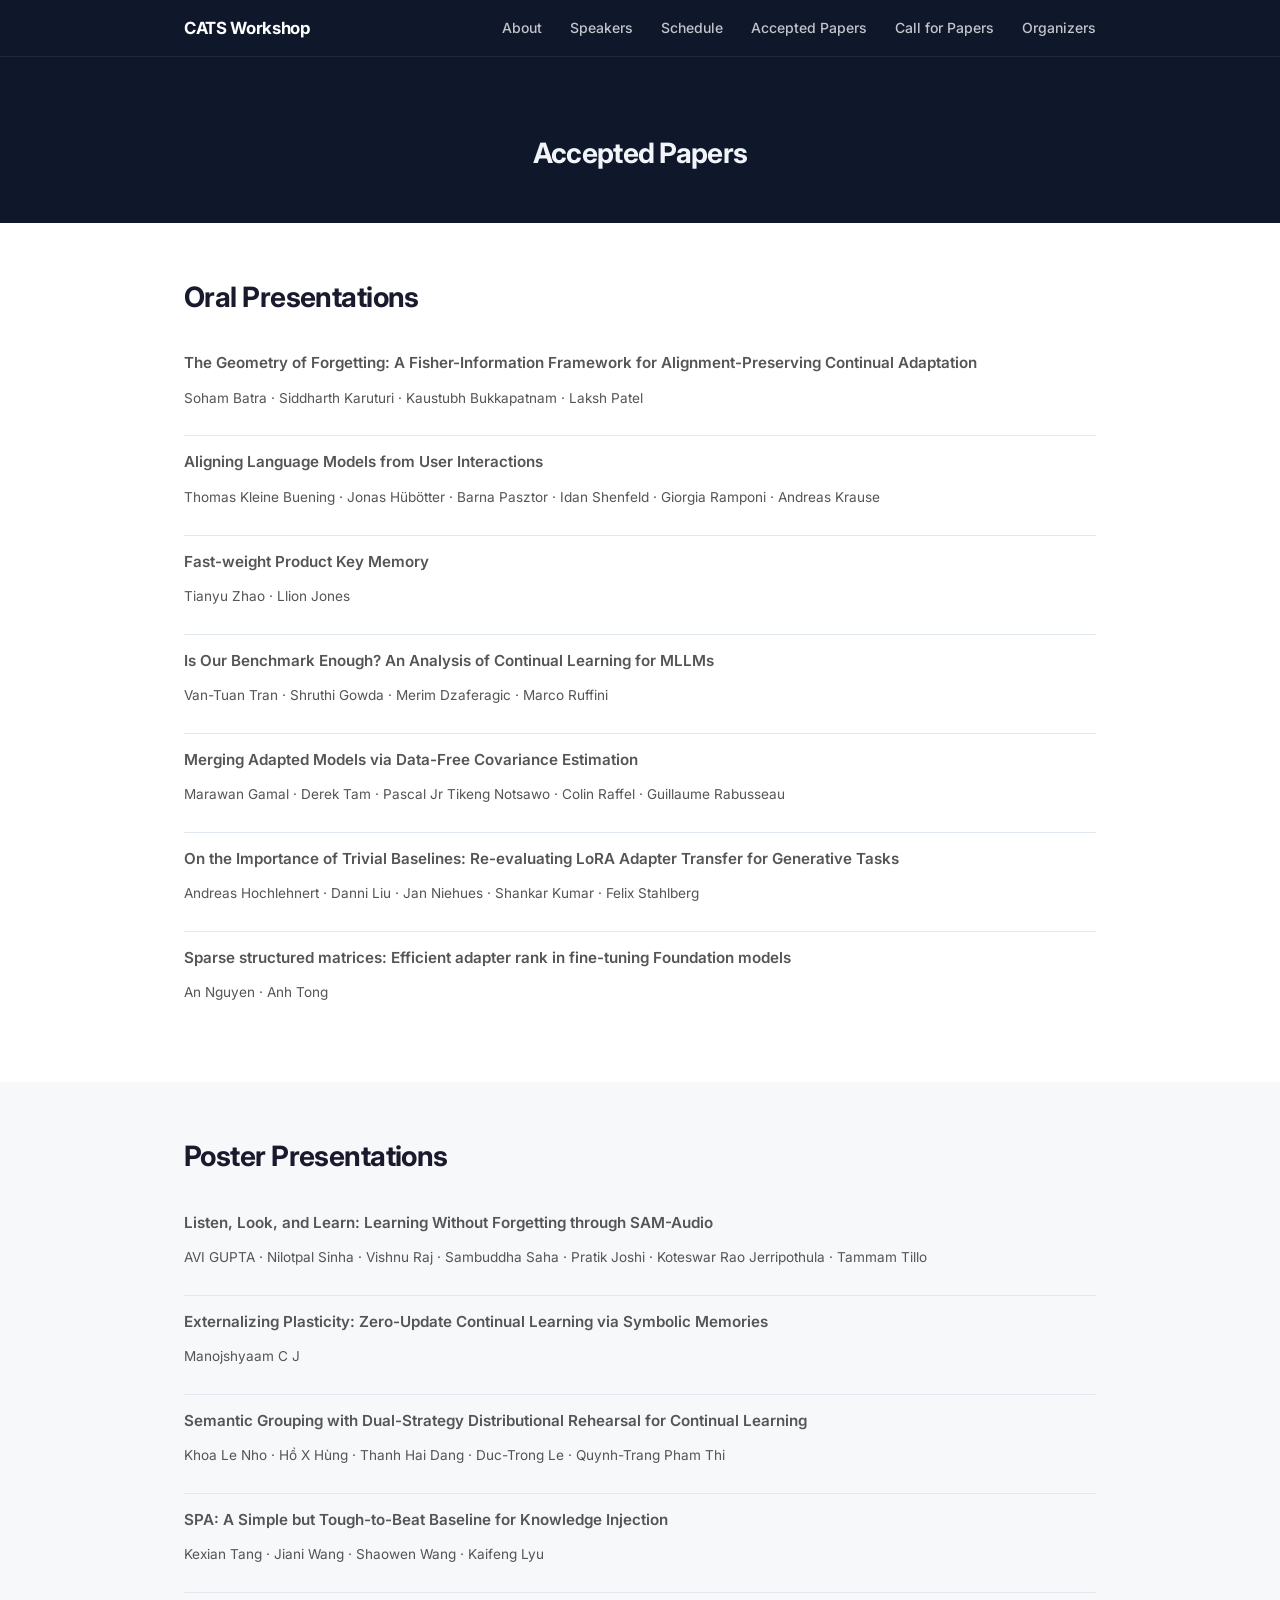
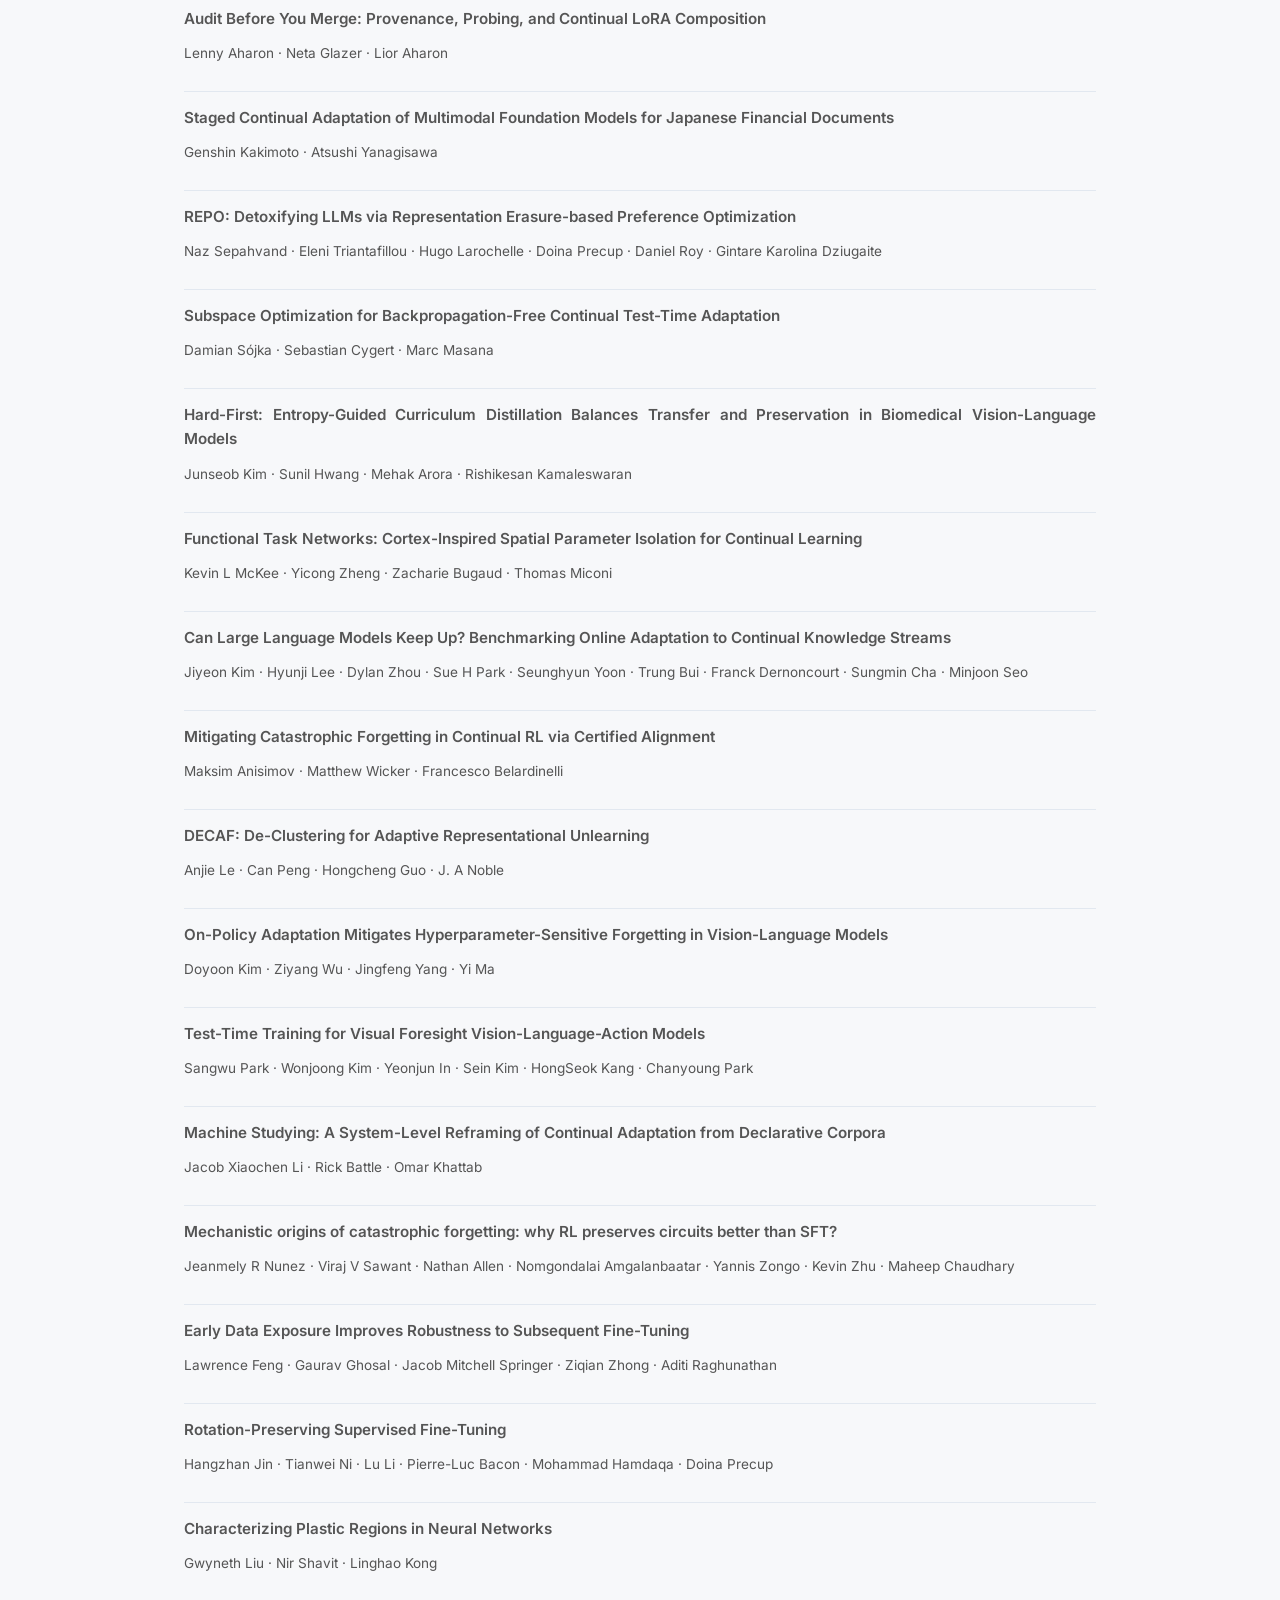
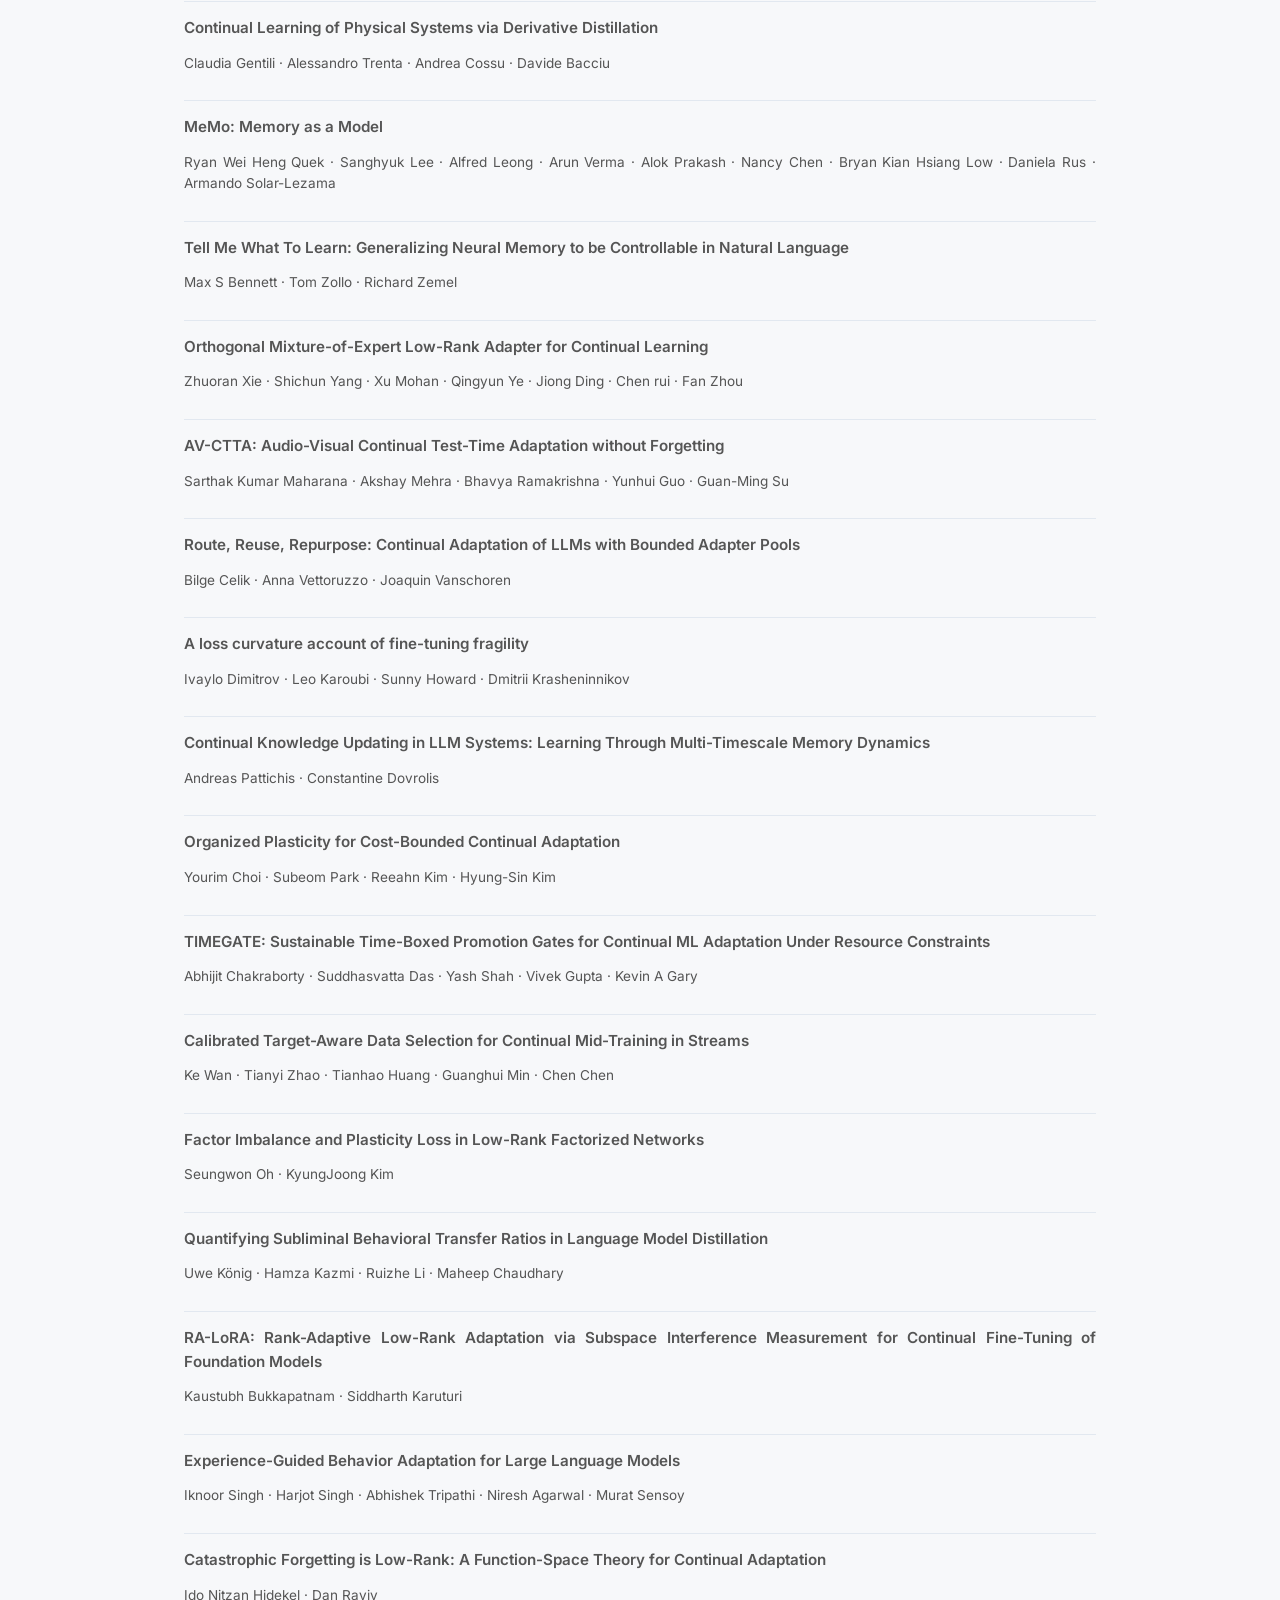
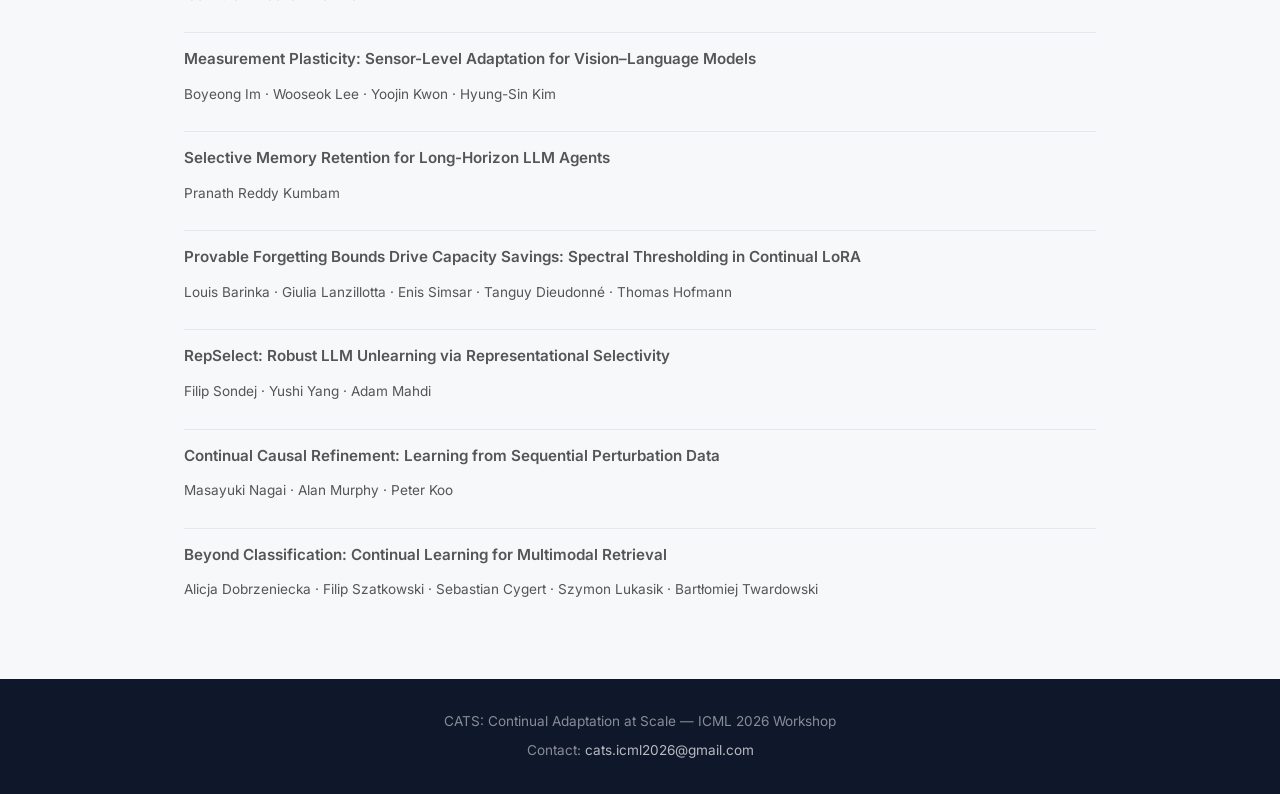
<file: papers.html>
<!DOCTYPE html>
<html lang="en">
<head>
    <meta charset="UTF-8">
    <meta name="viewport" content="width=device-width, initial-scale=1.0">
    <title>Accepted Papers — CATS Workshop @ ICML 2026</title>
    <link rel="preconnect" href="https://fonts.googleapis.com">
    <link rel="preconnect" href="https://fonts.gstatic.com" crossorigin>
    <link href="https://fonts.googleapis.com/css2?family=Inter:wght@400;500;600;700&display=swap" rel="stylesheet">
    <link rel="stylesheet" href="style.css">
</head>
<body>

<!-- Navigation -->
<nav id="navbar">
    <div class="nav-container">
        <a href="index.html" class="nav-logo">CATS Workshop</a>
        <button class="nav-toggle" aria-label="Toggle navigation" onclick="document.querySelector('.nav-links').classList.toggle('open')">&#9776;</button>
        <ul class="nav-links">
            <li><a href="index.html#about">About</a></li>
            <li><a href="index.html#speakers">Speakers</a></li>
            <li><a href="index.html#schedule">Schedule</a></li>
            <li><a href="papers.html" class="active">Accepted Papers</a></li>
            <li><a href="index.html#call-for-papers">Call for Papers</a></li>
            <li><a href="index.html#organizers">Organizers</a></li>
        </ul>
    </div>
</nav>

<!-- Hero -->
<header class="hero hero-compact">
    <div class="container">
        <h1>Accepted Papers</h1>
    </div>
</header>

<!-- Oral Papers -->
<section class="section">
    <div class="container">
        <h2>Oral Presentations</h2>
        <ol class="paper-list">
            <li class="paper-item">
                <p class="paper-title">The Geometry of Forgetting: A Fisher-Information Framework for Alignment-Preserving Continual Adaptation</p>
                <p class="paper-authors">Soham Batra &middot; Siddharth Karuturi &middot; Kaustubh Bukkapatnam &middot; Laksh Patel</p>
            </li>
            <li class="paper-item">
                <p class="paper-title">Aligning Language Models from User Interactions</p>
                <p class="paper-authors">Thomas Kleine Buening &middot; Jonas H&uuml;b&ouml;tter &middot; Barna Pasztor &middot; Idan Shenfeld &middot; Giorgia Ramponi &middot; Andreas Krause</p>
            </li>
            <li class="paper-item">
                <p class="paper-title">Fast-weight Product Key Memory</p>
                <p class="paper-authors">Tianyu Zhao &middot; Llion Jones</p>
            </li>
            <li class="paper-item">
                <p class="paper-title">Is Our Benchmark Enough? An Analysis of Continual Learning for MLLMs</p>
                <p class="paper-authors">Van-Tuan Tran &middot; Shruthi Gowda &middot; Merim Dzaferagic &middot; Marco Ruffini</p>
            </li>
            <li class="paper-item">
                <p class="paper-title">Merging Adapted Models via Data-Free Covariance Estimation</p>
                <p class="paper-authors">Marawan Gamal &middot; Derek Tam &middot; Pascal Jr Tikeng Notsawo &middot; Colin Raffel &middot; Guillaume Rabusseau</p>
            </li>
            <li class="paper-item">
                <p class="paper-title">On the Importance of Trivial Baselines: Re-evaluating LoRA Adapter Transfer for Generative Tasks</p>
                <p class="paper-authors">Andreas Hochlehnert &middot; Danni Liu &middot; Jan Niehues &middot; Shankar Kumar &middot; Felix Stahlberg</p>
            </li>
            <li class="paper-item">
                <p class="paper-title">Sparse structured matrices: Efficient adapter rank in fine-tuning Foundation models</p>
                <p class="paper-authors">An Nguyen &middot; Anh Tong</p>
            </li>
        </ol>
    </div>
</section>

<!-- Poster Papers -->
<section class="section section-alt">
    <div class="container">
        <h2>Poster Presentations</h2>
        <ol class="paper-list">
            <li class="paper-item">
                <p class="paper-title">Listen, Look, and Learn: Learning Without Forgetting through SAM-Audio</p>
                <p class="paper-authors">AVI GUPTA &middot; Nilotpal Sinha &middot; Vishnu Raj &middot; Sambuddha Saha &middot; Pratik Joshi &middot; Koteswar Rao Jerripothula &middot; Tammam Tillo</p>
            </li>
            <li class="paper-item">
                <p class="paper-title">Externalizing Plasticity: Zero-Update Continual Learning via Symbolic Memories</p>
                <p class="paper-authors">Manojshyaam C J</p>
            </li>
            <li class="paper-item">
                <p class="paper-title">Semantic Grouping with Dual-Strategy Distributional Rehearsal for Continual Learning</p>
                <p class="paper-authors">Khoa Le Nho &middot; H&#7891; X H&ugrave;ng &middot; Thanh Hai Dang &middot; Duc-Trong Le &middot; Quynh-Trang Pham Thi</p>
            </li>
            <li class="paper-item">
                <p class="paper-title">SPA: A Simple but Tough-to-Beat Baseline for Knowledge Injection</p>
                <p class="paper-authors">Kexian Tang &middot; Jiani Wang &middot; Shaowen Wang &middot; Kaifeng Lyu</p>
            </li>
            <li class="paper-item">
                <p class="paper-title">Audit Before You Merge: Provenance, Probing, and Continual LoRA Composition</p>
                <p class="paper-authors">Lenny Aharon &middot; Neta Glazer &middot; Lior Aharon</p>
            </li>
            <li class="paper-item">
                <p class="paper-title">Staged Continual Adaptation of Multimodal Foundation Models for Japanese Financial Documents</p>
                <p class="paper-authors">Genshin Kakimoto &middot; Atsushi Yanagisawa</p>
            </li>
            <li class="paper-item">
                <p class="paper-title">REPO: Detoxifying LLMs via Representation Erasure-based Preference Optimization</p>
                <p class="paper-authors">Naz Sepahvand &middot; Eleni Triantafillou &middot; Hugo Larochelle &middot; Doina Precup &middot; Daniel Roy &middot; Gintare Karolina Dziugaite</p>
            </li>
            <li class="paper-item">
                <p class="paper-title">Subspace Optimization for Backpropagation-Free Continual Test-Time Adaptation</p>
                <p class="paper-authors">Damian S&oacute;jka &middot; Sebastian Cygert &middot; Marc Masana</p>
            </li>
            <li class="paper-item">
                <p class="paper-title">Hard-First: Entropy-Guided Curriculum Distillation Balances Transfer and Preservation in Biomedical Vision-Language Models</p>
                <p class="paper-authors">Junseob Kim &middot; Sunil Hwang &middot; Mehak Arora &middot; Rishikesan Kamaleswaran</p>
            </li>
            <li class="paper-item">
                <p class="paper-title">Functional Task Networks: Cortex-Inspired Spatial Parameter Isolation for Continual Learning</p>
                <p class="paper-authors">Kevin L McKee &middot; Yicong Zheng &middot; Zacharie Bugaud &middot; Thomas Miconi</p>
            </li>
            <li class="paper-item">
                <p class="paper-title">Can Large Language Models Keep Up? Benchmarking Online Adaptation to Continual Knowledge Streams</p>
                <p class="paper-authors">Jiyeon Kim &middot; Hyunji Lee &middot; Dylan Zhou &middot; Sue H Park &middot; Seunghyun Yoon &middot; Trung Bui &middot; Franck Dernoncourt &middot; Sungmin Cha &middot; Minjoon Seo</p>
            </li>
            <li class="paper-item">
                <p class="paper-title">Mitigating Catastrophic Forgetting in Continual RL via Certified Alignment</p>
                <p class="paper-authors">Maksim Anisimov &middot; Matthew Wicker &middot; Francesco Belardinelli</p>
            </li>
            <li class="paper-item">
                <p class="paper-title">DECAF: De-Clustering for Adaptive Representational Unlearning</p>
                <p class="paper-authors">Anjie Le &middot; Can Peng &middot; Hongcheng Guo &middot; J. A Noble</p>
            </li>
            <li class="paper-item">
                <p class="paper-title">On-Policy Adaptation Mitigates Hyperparameter-Sensitive Forgetting in Vision-Language Models</p>
                <p class="paper-authors">Doyoon Kim &middot; Ziyang Wu &middot; Jingfeng Yang &middot; Yi Ma</p>
            </li>
            <li class="paper-item">
                <p class="paper-title">Test-Time Training for Visual Foresight Vision-Language-Action Models</p>
                <p class="paper-authors">Sangwu Park &middot; Wonjoong Kim &middot; Yeonjun In &middot; Sein Kim &middot; HongSeok Kang &middot; Chanyoung Park</p>
            </li>
            <li class="paper-item">
                <p class="paper-title">Machine Studying: A System-Level Reframing of Continual Adaptation from Declarative Corpora</p>
                <p class="paper-authors">Jacob Xiaochen Li &middot; Rick Battle &middot; Omar Khattab</p>
            </li>
            <li class="paper-item">
                <p class="paper-title">Mechanistic origins of catastrophic forgetting: why RL preserves circuits better than SFT?</p>
                <p class="paper-authors">Jeanmely R Nunez &middot; Viraj V Sawant &middot; Nathan Allen &middot; Nomgondalai Amgalanbaatar &middot; Yannis Zongo &middot; Kevin Zhu &middot; Maheep Chaudhary</p>
            </li>
            <li class="paper-item">
                <p class="paper-title">Early Data Exposure Improves Robustness to Subsequent Fine-Tuning</p>
                <p class="paper-authors">Lawrence Feng &middot; Gaurav Ghosal &middot; Jacob Mitchell Springer &middot; Ziqian Zhong &middot; Aditi Raghunathan</p>
            </li>
            <li class="paper-item">
                <p class="paper-title">Rotation-Preserving Supervised Fine-Tuning</p>
                <p class="paper-authors">Hangzhan Jin &middot; Tianwei Ni &middot; Lu Li &middot; Pierre-Luc Bacon &middot; Mohammad Hamdaqa &middot; Doina Precup</p>
            </li>
            <li class="paper-item">
                <p class="paper-title">Characterizing Plastic Regions in Neural Networks</p>
                <p class="paper-authors">Gwyneth Liu &middot; Nir Shavit &middot; Linghao Kong</p>
            </li>
            <li class="paper-item">
                <p class="paper-title">Continual Learning of Physical Systems via Derivative Distillation</p>
                <p class="paper-authors">Claudia Gentili &middot; Alessandro Trenta &middot; Andrea Cossu &middot; Davide Bacciu</p>
            </li>
            <li class="paper-item">
                <p class="paper-title">MeMo: Memory as a Model</p>
                <p class="paper-authors">Ryan Wei Heng Quek &middot; Sanghyuk Lee &middot; Alfred Leong &middot; Arun Verma &middot; Alok Prakash &middot; Nancy Chen &middot; Bryan Kian Hsiang Low &middot; Daniela Rus &middot; Armando Solar-Lezama</p>
            </li>
            <li class="paper-item">
                <p class="paper-title">Tell Me What To Learn: Generalizing Neural Memory to be Controllable in Natural Language</p>
                <p class="paper-authors">Max S Bennett &middot; Tom Zollo &middot; Richard Zemel</p>
            </li>
            <li class="paper-item">
                <p class="paper-title">Orthogonal Mixture-of-Expert Low-Rank Adapter for Continual Learning</p>
                <p class="paper-authors">Zhuoran Xie &middot; Shichun Yang &middot; Xu Mohan &middot; Qingyun Ye &middot; Jiong Ding &middot; Chen rui &middot; Fan Zhou</p>
            </li>
            <li class="paper-item">
                <p class="paper-title">AV-CTTA: Audio-Visual Continual Test-Time Adaptation without Forgetting</p>
                <p class="paper-authors">Sarthak Kumar Maharana &middot; Akshay Mehra &middot; Bhavya Ramakrishna &middot; Yunhui Guo &middot; Guan-Ming Su</p>
            </li>
            <li class="paper-item">
                <p class="paper-title">Route, Reuse, Repurpose: Continual Adaptation of LLMs with Bounded Adapter Pools</p>
                <p class="paper-authors">Bilge Celik &middot; Anna Vettoruzzo &middot; Joaquin Vanschoren</p>
            </li>
            <li class="paper-item">
                <p class="paper-title">A loss curvature account of fine-tuning fragility</p>
                <p class="paper-authors">Ivaylo Dimitrov &middot; Leo Karoubi &middot; Sunny Howard &middot; Dmitrii Krasheninnikov</p>
            </li>
            <li class="paper-item">
                <p class="paper-title">Continual Knowledge Updating in LLM Systems: Learning Through Multi-Timescale Memory Dynamics</p>
                <p class="paper-authors">Andreas Pattichis &middot; Constantine Dovrolis</p>
            </li>
            <li class="paper-item">
                <p class="paper-title">Organized Plasticity for Cost-Bounded Continual Adaptation</p>
                <p class="paper-authors">Yourim Choi &middot; Subeom Park &middot; Reeahn Kim &middot; Hyung-Sin Kim</p>
            </li>
            <li class="paper-item">
                <p class="paper-title">TIMEGATE: Sustainable Time-Boxed Promotion Gates for Continual ML Adaptation Under Resource Constraints</p>
                <p class="paper-authors">Abhijit Chakraborty &middot; Suddhasvatta Das &middot; Yash Shah &middot; Vivek Gupta &middot; Kevin A Gary</p>
            </li>
            <li class="paper-item">
                <p class="paper-title">Calibrated Target-Aware Data Selection for Continual Mid-Training in Streams</p>
                <p class="paper-authors">Ke Wan &middot; Tianyi Zhao &middot; Tianhao Huang &middot; Guanghui Min &middot; Chen Chen</p>
            </li>
            <li class="paper-item">
                <p class="paper-title">Factor Imbalance and Plasticity Loss in Low-Rank Factorized Networks</p>
                <p class="paper-authors">Seungwon Oh &middot; KyungJoong Kim</p>
            </li>
            <li class="paper-item">
                <p class="paper-title">Quantifying Subliminal Behavioral Transfer Ratios in Language Model Distillation</p>
                <p class="paper-authors">Uwe K&ouml;nig &middot; Hamza Kazmi &middot; Ruizhe Li &middot; Maheep Chaudhary</p>
            </li>
            <li class="paper-item">
                <p class="paper-title">RA-LoRA: Rank-Adaptive Low-Rank Adaptation via Subspace Interference Measurement for Continual Fine-Tuning of Foundation Models</p>
                <p class="paper-authors">Kaustubh Bukkapatnam &middot; Siddharth Karuturi</p>
            </li>
            <li class="paper-item">
                <p class="paper-title">Experience-Guided Behavior Adaptation for Large Language Models</p>
                <p class="paper-authors">Iknoor Singh &middot; Harjot Singh &middot; Abhishek Tripathi &middot; Niresh Agarwal &middot; Murat Sensoy</p>
            </li>
            <li class="paper-item">
                <p class="paper-title">Catastrophic Forgetting is Low-Rank: A Function-Space Theory for Continual Adaptation</p>
                <p class="paper-authors">Ido Nitzan Hidekel &middot; Dan Raviv</p>
            </li>
            <li class="paper-item">
                <p class="paper-title">Measurement Plasticity: Sensor-Level Adaptation for Vision&ndash;Language Models</p>
                <p class="paper-authors">Boyeong Im &middot; Wooseok Lee &middot; Yoojin Kwon &middot; Hyung-Sin Kim</p>
            </li>
            <li class="paper-item">
                <p class="paper-title">Selective Memory Retention for Long-Horizon LLM Agents</p>
                <p class="paper-authors">Pranath Reddy Kumbam</p>
            </li>
            <li class="paper-item">
                <p class="paper-title">Provable Forgetting Bounds Drive Capacity Savings: Spectral Thresholding in Continual LoRA</p>
                <p class="paper-authors">Louis Barinka &middot; Giulia Lanzillotta &middot; Enis Simsar &middot; Tanguy Dieudonn&eacute; &middot; Thomas Hofmann</p>
            </li>
            <li class="paper-item">
                <p class="paper-title">RepSelect: Robust LLM Unlearning via Representational Selectivity</p>
                <p class="paper-authors">Filip Sondej &middot; Yushi Yang &middot; Adam Mahdi</p>
            </li>
            <li class="paper-item">
                <p class="paper-title">Continual Causal Refinement: Learning from Sequential Perturbation Data</p>
                <p class="paper-authors">Masayuki Nagai &middot; Alan Murphy &middot; Peter Koo</p>
            </li>
            <li class="paper-item">
                <p class="paper-title">Beyond Classification: Continual Learning for Multimodal Retrieval</p>
                <p class="paper-authors">Alicja Dobrzeniecka &middot; Filip Szatkowski &middot; Sebastian Cygert &middot; Szymon Lukasik &middot; Bart&#322;omiej Twardowski</p>
            </li>
        </ol>
    </div>
</section>

<!-- Footer -->
<footer class="footer">
    <div class="container">
        <p>CATS: Continual Adaptation at Scale &mdash; ICML 2026 Workshop</p>
        <p class="footer-contact">Contact: <a href="mailto:cats.icml2026@gmail.com">cats.icml2026@gmail.com</a></p>
    </div>
</footer>

</body>
</html>
</file>
<file: style.css>
/* ===== Reset & Base ===== */
*, *::before, *::after {
    margin: 0;
    padding: 0;
    box-sizing: border-box;
}

:root {
    --color-bg: #ffffff;
    --color-bg-alt: #f7f8fa;
    --color-text: #1a1a2e;
    --color-text-muted: #555;
    --color-primary: #2563eb;
    --color-primary-dark: #1d4ed8;
    --color-border: #e2e8f0;
    --color-hero-bg: #0f172a;
    --color-hero-text: #f1f5f9;
    --font-sans: 'Inter', -apple-system, BlinkMacSystemFont, 'Segoe UI', sans-serif;
    --max-width: 960px;
}

html {
    scroll-behavior: smooth;
    scroll-padding-top: 70px;
}

body {
    font-family: var(--font-sans);
    color: var(--color-text);
    background: var(--color-bg);
    line-height: 1.6;
    font-size: 16px;
    text-align: justify;
    -webkit-font-smoothing: antialiased;
}

a {
    color: var(--color-primary);
    text-decoration: none;
}
a:hover {
    text-decoration: underline;
}

img {
    max-width: 100%;
    display: block;
}

.container {
    max-width: var(--max-width);
    margin: 0 auto;
    padding: 0 24px;
}

/* ===== Navigation ===== */
#navbar {
    position: sticky;
    top: 0;
    z-index: 100;
    background: var(--color-hero-bg);
    border-bottom: 1px solid rgba(255,255,255,0.08);
    backdrop-filter: blur(12px);
}

.nav-container {
    max-width: var(--max-width);
    margin: 0 auto;
    padding: 0 24px;
    display: flex;
    align-items: center;
    justify-content: space-between;
    height: 56px;
}

.nav-logo {
    color: #fff;
    font-weight: 700;
    font-size: 1.05rem;
    letter-spacing: -0.02em;
}
.nav-logo:hover {
    text-decoration: none;
    opacity: 0.85;
}

.nav-toggle {
    display: none;
    background: none;
    border: none;
    color: #fff;
    font-size: 1.4rem;
    cursor: pointer;
}

.nav-links {
    list-style: none;
    display: flex;
    gap: 28px;
}

.nav-links a {
    color: rgba(255,255,255,0.75);
    font-size: 0.875rem;
    font-weight: 500;
    transition: color 0.2s;
}
.nav-links a:hover {
    color: #fff;
    text-decoration: none;
}

/* ===== Hero ===== */
.hero {
    background: var(--color-hero-bg);
    color: var(--color-hero-text);
    padding: 64px 0 56px;
    text-align: center !important;
}

.hero-logo {
    width: 180px;
    height: 180px;
    margin: 0 auto 24px;
}

.hero-venue {
    font-size: 0.95rem;
    font-weight: 600;
    text-transform: uppercase;
    letter-spacing: 0.12em;
    color: rgba(255,255,255,0.55);
    margin-bottom: 20px;
}

.hero h1 {
    font-size: 2.5rem;
    font-weight: 700;
    line-height: 1.2;
    letter-spacing: -0.025em;
    max-width: 750px;
    margin: 0 auto 20px;
}

.hero-details {
    font-size: 1.1rem;
    color: rgba(255,255,255,0.6);
}

/* ===== Sections ===== */
.section {
    padding: 52px 0;
}

.section-alt {
    background: var(--color-bg-alt);
}

.section h2 {
    font-size: 1.75rem;
    font-weight: 700;
    margin-bottom: 18px;
    letter-spacing: -0.02em;
    text-align: left;
}

.section h3 {
    font-size: 1.25rem;
    font-weight: 600;
    margin-top: 28px;
    margin-bottom: 12px;
    text-align: left;
}

.section p {
    color: var(--color-text-muted);
    margin-bottom: 12px;
}

.section-note {
    font-size: 0.9rem;
    color: var(--color-text-muted);
    margin-bottom: 24px;
}

/* ===== Directions Grid ===== */
.directions-grid {
    display: grid;
    grid-template-columns: 1fr;
    gap: 20px;
    margin-top: 24px;
}

.direction-card {
    background: var(--color-bg-alt);
    border: 1px solid var(--color-border);
    border-radius: 10px;
    padding: 24px;
}

.direction-card h4 {
    font-size: 1rem;
    font-weight: 600;
    margin-bottom: 8px;
    color: var(--color-text);
}

.direction-card p {
    font-size: 0.9rem;
    margin-bottom: 0;
    line-height: 1.6;
}

.section-title-center {
    text-align: center !important;
}

/* ===== Simple List ===== */
.simple-list {
    list-style: disc;
    padding-left: 20px;
    color: var(--color-text-muted);
}

.simple-list li {
    margin-bottom: 8px;
    font-size: 0.95rem;
}

.simple-list li strong {
    color: var(--color-text);
}

/* ===== Speakers Grid ===== */
.speakers-grid {
    display: flex;
    flex-wrap: wrap;
    justify-content: center;
    gap: 32px;
    margin-top: 8px;
}

.speaker-card {
    width: calc(33.333% - 22px);
    cursor: pointer;
    border: 1px solid transparent;
    border-radius: 12px;
    padding: 20px 12px;
    transition: border-color 0.2s, box-shadow 0.2s;
}

.speaker-card:hover {
    border-color: var(--color-border);
    box-shadow: 0 2px 8px rgba(0,0,0,0.06);
}

.speaker-card {
    text-align: center !important;
}

.speaker-photo {
    width: 120px;
    height: 120px;
    border-radius: 50%;
    margin: 0 auto 16px;
    object-fit: cover;
    image-rendering: -webkit-optimize-contrast;
    image-rendering: smooth;
}

.placeholder-photo {
    background: linear-gradient(135deg, #cbd5e1, #94a3b8);
}

.speaker-card h4 {
    font-size: 1rem;
    font-weight: 600;
    margin-bottom: 4px;
}

.speaker-card h4 a {
    color: var(--color-text);
}
.speaker-card h4 a:hover {
    color: var(--color-primary);
    text-decoration: none;
}

.speaker-affiliation {
    font-size: 0.85rem;
    color: var(--color-text-muted);
    margin-bottom: 0;
}

/* Expand hint */
.speaker-expand-hint {
    display: inline-block;
    margin-top: 8px;
    font-size: 0.78rem;
    font-weight: 500;
    color: var(--color-primary);
    letter-spacing: 0.02em;
}

.expand-arrow {
    display: inline-block;
    transition: transform 0.25s;
    font-size: 0.7rem;
}

.speaker-card.expanded .expand-arrow {
    transform: rotate(180deg);
}

/* Speaker details panel */
.speaker-details {
    display: none;
    margin-top: 14px;
    padding-top: 14px;
    border-top: 1px solid var(--color-border);
    text-align: justify;
}

.speaker-card.expanded .speaker-details {
    display: block;
}

.talk-title {
    font-weight: 600;
    color: var(--color-text);
    font-size: 0.92rem;
    margin-bottom: 8px;
}

.talk-abstract {
    font-size: 0.85rem;
    color: var(--color-text-muted);
    margin-bottom: 0;
}

.details-divider {
    border: none;
    border-top: 1px solid var(--color-border);
    margin: 12px 0;
}

.speaker-bio {
    font-size: 0.82rem;
    color: var(--color-text-muted);
    font-style: italic;
    margin-bottom: 0;
}

/* ===== Accepted Papers Link ===== */
.papers-link {
    font-weight: 600;
    color: var(--color-primary);
}

.papers-link:hover {
    text-decoration: underline;
}

/* ===== Compact Hero (subpages) ===== */
.hero-compact {
    padding: 80px 0 32px;
}

.hero-compact h1 {
    font-size: 1.75rem;
}

/* ===== Paper List ===== */
.paper-list {
    list-style: none;
    padding: 0;
}

.paper-item {
    padding: 14px 0;
    border-bottom: 1px solid var(--color-border);
}

.paper-item:last-child {
    border-bottom: none;
}

.paper-title {
    font-weight: 600;
    font-size: 0.95rem;
    margin-bottom: 4px;
}

.paper-authors {
    font-size: 0.85rem;
    color: var(--color-text-muted);
    margin-bottom: 0;
}

/* ===== Schedule Table ===== */
.schedule-table-wrapper {
    overflow-x: auto;
}

.schedule-table {
    width: 100%;
    border-collapse: collapse;
    font-size: 0.92rem;
}

.schedule-table th {
    text-align: left;
    font-weight: 600;
    font-size: 0.8rem;
    text-transform: uppercase;
    letter-spacing: 0.06em;
    color: var(--color-text-muted);
    padding: 12px 16px;
    border-bottom: 2px solid var(--color-border);
}

.schedule-table td {
    padding: 14px 16px;
    border-bottom: 1px solid var(--color-border);
    vertical-align: middle;
}

.schedule-table td:first-child {
    white-space: nowrap;
    font-variant-numeric: tabular-nums;
    color: var(--color-text-muted);
    width: 160px;
}

.schedule-break {
    background: var(--color-bg-alt);
}

.schedule-talk {
    cursor: pointer;
    transition: background 0.15s;
}

.schedule-talk:hover {
    background: var(--color-bg-alt);
}

.schedule-abstract {
    display: none;
    margin-top: 10px;
    font-size: 0.85rem;
    color: var(--color-text-muted);
    line-height: 1.6;
    text-align: justify;
}

.schedule-talk.expanded .schedule-abstract {
    display: block;
}

.oral-paper {
    display: flex;
    gap: 12px;
    padding: 8px 0;
    border-bottom: 1px solid var(--color-border);
}

.oral-paper:last-child {
    border-bottom: none;
}

.oral-time {
    font-size: 0.82rem;
    font-variant-numeric: tabular-nums;
    color: var(--color-text-muted);
    white-space: nowrap;
    min-width: 40px;
}

.oral-authors {
    font-size: 0.82rem;
    color: var(--color-text-muted);
}

/* Badges */
.badge {
    display: inline-block;
    font-size: 0.75rem;
    font-weight: 600;
    padding: 3px 10px;
    border-radius: 20px;
    white-space: nowrap;
}

.badge-invited {
    background: #dbeafe;
    color: #1e40af;
}

.badge-contributed {
    background: #dcfce7;
    color: #166534;
}

.badge-break {
    background: #f1f5f9;
    color: #64748b;
}

.badge-misc {
    background: #fef3c7;
    color: #92400e;
}

/* ===== Call for Papers ===== */
.topic-list {
    list-style: none;
    padding: 0;
    margin-top: 12px;
}

.topic-list li {
    position: relative;
    padding: 12px 0 12px 24px;
    color: var(--color-text-muted);
    border-bottom: 1px solid var(--color-border);
    font-size: 0.95rem;
}

.topic-list li:last-child {
    border-bottom: none;
}

.topic-list li::before {
    content: '';
    position: absolute;
    left: 0;
    top: 20px;
    width: 8px;
    height: 8px;
    border-radius: 50%;
    background: var(--color-primary);
}

.topic-list li strong {
    color: var(--color-text);
}

/* Dates Grid */
.dates-grid {
    display: grid;
    grid-template-columns: 1fr;
    gap: 16px;
    margin-top: 16px;
}

.date-item {
    background: var(--color-bg);
    border: 1px solid var(--color-border);
    border-radius: 8px;
    padding: 16px 20px;
    display: flex;
    flex-direction: column;
    gap: 4px;
}

.date-label {
    font-size: 0.82rem;
    font-weight: 600;
    text-transform: uppercase;
    letter-spacing: 0.04em;
    color: var(--color-text-muted);
}

.date-value {
    font-size: 1rem;
    font-weight: 600;
    color: var(--color-text);
}

/* ===== Organizers Grid ===== */
.organizers-grid {
    display: grid;
    grid-template-columns: repeat(3, 1fr);
    gap: 32px;
    margin-top: 8px;
}

.organizer-card {
    text-align: center !important;
}

.organizer-photo {
    width: 110px;
    height: 110px;
    border-radius: 50%;
    margin: 0 auto 14px;
    object-fit: cover;
}

.organizer-card h4 {
    font-size: 1rem;
    font-weight: 600;
    margin-bottom: 2px;
}

.organizer-card h4 a {
    color: var(--color-text);
}
.organizer-card h4 a:hover {
    color: var(--color-primary);
}

.organizer-affiliation {
    font-size: 0.85rem;
    color: var(--color-primary);
    font-weight: 500;
    margin-bottom: 8px;
}

.organizer-bio {
    font-size: 0.84rem;
    color: var(--color-text-muted);
    line-height: 1.55;
    max-width: 280px;
    margin: 0 auto;
}

/* ===== Reviewers ===== */
.reviewer-list {
    font-size: 0.85rem;
    color: var(--color-text-muted);
    line-height: 1.6;
    margin-top: 12px;
}

/* ===== Footer ===== */
.footer {
    background: var(--color-hero-bg);
    color: rgba(255,255,255,0.5);
    text-align: center !important;
    padding: 32px 0;
    font-size: 0.85rem;
}

.footer p {
    color: rgba(255,255,255,0.5);
    max-width: none;
}

.footer-contact {
    margin-top: 8px;
}

.footer a {
    color: rgba(255,255,255,0.7);
}
.footer a:hover {
    color: #fff;
}

/* ===== Responsive ===== */
@media (max-width: 768px) {
    .hero h1 {
        font-size: 1.75rem;
    }

    .hero {
        padding: 56px 0 48px;
    }

    .section {
        padding: 36px 0;
    }

    .directions-grid,
    .dates-grid {
        grid-template-columns: 1fr;
    }

    .speakers-grid,
    .organizers-grid {
        grid-template-columns: repeat(2, 1fr);
        gap: 24px;
    }

    /* .speakers-grid is a flex container, so grid-template-columns
       above has no effect on it — set the card width directly */
    .speaker-card {
        width: calc(50% - 12px);
    }

    .nav-toggle {
        display: block;
    }

    .nav-links {
        display: none;
        position: absolute;
        top: 56px;
        left: 0;
        right: 0;
        background: var(--color-hero-bg);
        flex-direction: column;
        padding: 16px 24px;
        gap: 16px;
        border-bottom: 1px solid rgba(255,255,255,0.08);
    }

    .nav-links.open {
        display: flex;
    }

    /* Justified text creates ugly rivers on narrow screens */
    body,
    .speaker-details,
    .schedule-abstract {
        text-align: left;
    }

    /* Stack the schedule table into full-width cards so expanded
       abstracts get the whole screen width instead of a tiny column */
    .schedule-table-wrapper {
        overflow-x: visible;
    }

    .schedule-table thead {
        display: none;
    }

    .schedule-table,
    .schedule-table tbody,
    .schedule-table tr,
    .schedule-table td {
        display: block;
        width: 100%;
    }

    .schedule-table tr {
        padding: 14px 0;
        border-bottom: 1px solid var(--color-border);
    }

    .schedule-table td {
        padding: 0;
        border-bottom: none;
    }

    .schedule-table td:first-child {
        width: auto;
        white-space: normal;
        font-weight: 600;
        color: var(--color-text);
        margin-bottom: 6px;
    }

    .schedule-table td:nth-child(2) {
        margin-bottom: 8px;
    }

    .schedule-break {
        border-radius: 8px;
        padding-left: 12px;
        padding-right: 12px;
    }

    .oral-paper {
        flex-direction: column;
        gap: 2px;
    }
}

@media (max-width: 480px) {
    .speakers-grid,
    .organizers-grid {
        grid-template-columns: 1fr;
    }

    .speaker-card {
        width: 100%;
    }
}
</file>
